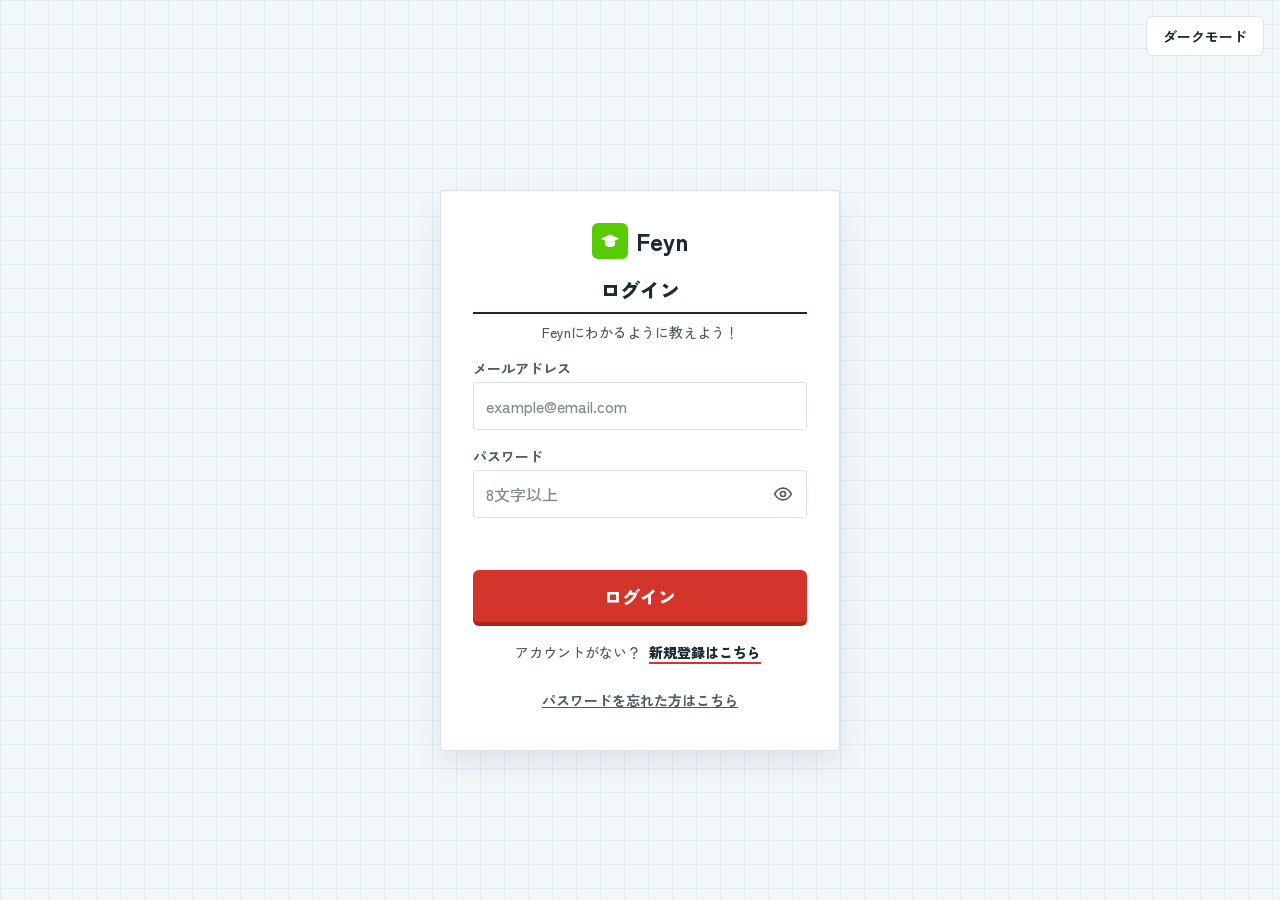
<file: login.html>
<!DOCTYPE html>
<html lang="ja" translate="no">
<head>
  <meta charset="UTF-8">
  <meta name="google" content="notranslate">
  <meta name="viewport" content="width=device-width, initial-scale=1.0">
  <title>Feyn - ログイン</title>
  <link rel="manifest" href="/manifest.json">
  <meta name="theme-color" content="#F3F8FB" media="(prefers-color-scheme: light)">
  <meta name="theme-color" content="#131A16" media="(prefers-color-scheme: dark)">
  <link rel="apple-touch-icon" href="/icons/icon-180.png">
  <meta name="apple-mobile-web-app-capable" content="yes">
  <meta name="apple-mobile-web-app-status-bar-style" content="black-translucent">
  <meta name="apple-mobile-web-app-title" content="Feyn">
  <script>
    // ちらつき防止のため、描画前に保存済みテーマを適用する
    document.documentElement.setAttribute('data-theme',
      localStorage.getItem('feynTheme') ||
      (window.matchMedia('(prefers-color-scheme: dark)').matches ? 'dark' : 'light'));
  </script>
  <link rel="stylesheet" href="/theme.css">
  <link href="https://fonts.googleapis.com/css2?family=Zen+Kaku+Gothic+New:wght@500;700;900&display=swap" rel="stylesheet">
  <style>
    /* ログイン・新規登録。ルールは docs/DESIGN.md、色・角・影のトークンは theme.css */
    * { margin: 0; padding: 0; box-sizing: border-box; }
    body {
      font-family: var(--sans);
      font-weight: 500;
      color: var(--ink);
      min-height: 100vh;
      display: flex; align-items: center; justify-content: center;
      padding: 72px 16px 32px;
      /* LPのファーストビューと同じ、うっすら方眼 */
      background-color: var(--paper-2);
      background-image:
        linear-gradient(var(--grid-line) 1px, transparent 1px),
        linear-gradient(90deg, var(--grid-line) 1px, transparent 1px);
      background-size: 24px 24px;
    }
    button, input, select { font: inherit; color: inherit; }
    button { cursor: pointer; }

    .theme-toggle {
      position: fixed; top: 16px; right: 16px;
      min-height: 40px; padding: 4px 16px;
      border: 1px solid var(--rule); border-radius: var(--r-md);
      background: var(--paper); color: var(--ink);
      font-size: 14px; font-weight: 700;
    }
    .theme-toggle:hover { border-color: var(--ink); }

    .card {
      width: 400px; max-width: 100%;
      display: flex; flex-direction: column; gap: 16px;
      padding: 32px;
      background: var(--paper);
      border: 1px solid var(--rule);
      border-radius: var(--r-sm);
      box-shadow: var(--shadow-paper);
    }
    .logo { display: flex; align-items: center; justify-content: center; gap: 8px; text-decoration: none; color: var(--ink); }
    .logo-mark { width: 36px; height: 36px; border-radius: var(--r-md); background: var(--brand); display: grid; place-items: center; }
    .logo-mark svg { width: 22px; height: 22px; }
    .logo-text { font-size: 24px; font-weight: 900; letter-spacing: 0.02em; }
    .title { text-align: center; font-size: 20px; font-weight: 900; padding-bottom: 8px; border-bottom: 2px solid var(--ink); }
    .desc { text-align: center; font-size: 14px; color: var(--ink-soft); margin-top: -8px; }

    .field { display: flex; flex-direction: column; gap: 4px; }
    .field label { font-size: 14px; font-weight: 700; color: var(--ink-soft); }
    .field input, .field select {
      width: 100%; min-height: 48px; padding: 8px 12px;
      border: 1px solid var(--rule); border-radius: var(--r-sm);
      background: var(--paper); color: var(--ink);
      font-size: 16px;      /* 16px未満だとiOSがフォーカス時に拡大する */
    }
    .field input::placeholder { color: var(--ink-soft); opacity: 0.7; }
    .field input:focus, .field select:focus { outline: none; border-color: var(--ink); box-shadow: 0 0 0 3px var(--grid-line); }

    .pass-wrap { position: relative; }
    .pass-wrap input { padding-right: 48px; }
    .eye-btn {
      position: absolute; right: 2px; top: 50%; transform: translateY(-50%);
      width: 44px; height: 44px; display: grid; place-items: center;
      border: none; background: none; color: var(--ink-soft);
    }
    .eye-btn svg { width: 20px; height: 20px; }
    .eye-btn:hover { color: var(--ink); }

    .question-box {
      padding: 12px; border-radius: var(--r-sm);
      background: var(--paper-2); border-left: 3px solid var(--red);
      font-size: 16px; font-weight: 700;
    }

    .error { min-height: 20px; font-size: 14px; font-weight: 700; color: var(--red); text-align: center; }
    .success {
      padding: 12px; border-radius: var(--r-sm);
      background: var(--answer-bg); color: var(--ink);
      font-size: 14px; font-weight: 700; text-align: center; line-height: 1.6;
    }

    .submit-btn {
      width: 100%; min-height: 52px;
      border: none; border-radius: var(--r-md);
      background: var(--red); color: var(--on-red);
      font-size: 18px; font-weight: 900;
      box-shadow: var(--shadow-press);
      transition: transform 0.1s, box-shadow 0.1s;
    }
    .submit-btn:active { transform: translateY(3px); box-shadow: 0 1px 0 var(--red-dark); }
    .submit-btn:disabled { opacity: 0.6; cursor: not-allowed; }

    .toggle { text-align: center; font-size: 14px; color: var(--ink-soft); }
    .toggle-link {
      border: none; background: none; padding: 4px;
      color: var(--ink); font-size: 14px; font-weight: 900;
      text-decoration: underline; text-decoration-color: var(--red); text-decoration-thickness: 2px; text-underline-offset: 4px;
    }
    .link-btn {
      align-self: center; min-height: 36px; padding: 4px 8px;
      border: none; background: none;
      font-size: 14px; font-weight: 700; color: var(--ink-soft); text-decoration: underline;
    }
    .link-btn:hover { color: var(--ink); }

    @media (max-width: 440px) {
      body { padding-top: 64px; align-items: flex-start; }
      .card { padding: 24px 16px; }
    }
    @media (prefers-reduced-motion: reduce) { .submit-btn { transition: none; } }
  </style>
</head>
<body>
  <button class="theme-toggle" id="themeToggle" type="button">ダークモード</button>
  <div class="card">
    <a class="logo" href="/landing" aria-label="Feyn トップ"><span class="logo-mark"><svg viewBox="0 0 24 24" aria-hidden="true"><path d="M2 9.5 12 5l10 4.5L12 14z" fill="#FFFFFF"/><path d="M6.5 11.6V16c0 1.2 2.5 2.5 5.5 2.5s5.5-1.3 5.5-2.5v-4.4L12 14z" fill="#FFFFFF"/></svg></span><span class="logo-text">Feyn</span></a>
    <h1 class="title" id="formTitle">ログイン</h1>
    <div class="desc" id="formDesc">Feynにわかるように教えよう！</div>

    <!-- メールアドレス -->
    <div class="field" id="emailField">
      <label>メールアドレス</label>
      <input type="email" id="emailInput" placeholder="example@email.com" autocomplete="email">
    </div>

    <!-- ニックネーム（新規登録のみ） -->
    <div class="field" id="nameField" style="display:none">
      <label>ニックネーム（Feynが呼ぶ名前）</label>
      <input type="text" id="nameInput" placeholder="例: たかひろ" maxlength="20" autocomplete="nickname">
    </div>

    <!-- パスワード（ログイン・新規登録） -->
    <div class="field" id="passwordField">
      <label>パスワード</label>
      <div class="pass-wrap">
        <input type="password" id="passwordInput" placeholder="8文字以上" autocomplete="current-password">
        <button type="button" class="eye-btn" id="eyeBtn" aria-label="パスワードを表示する"><svg viewBox="0 0 24 24" fill="none" stroke="currentColor" stroke-width="2" stroke-linecap="round" stroke-linejoin="round" aria-hidden="true"><path d="M2 12s3.5-7 10-7 10 7 10 7-3.5 7-10 7S2 12 2 12z"/><circle cx="12" cy="12" r="3"/></svg></button>
      </div>
    </div>

    <!-- 参加コード（新規登録のみ。塾・学校から受け取った生徒だけ） -->
    <div class="field" id="joinCodeField" style="display:none">
      <label for="joinCodeInput">参加コード（任意）</label>
      <input type="text" id="joinCodeInput" placeholder="塾・学校から受け取った人だけ" autocomplete="off" autocapitalize="characters" spellcheck="false">
    </div>

    <!-- 先生コード（新規登録のみ） -->
    <div class="field" id="teacherCodeField" style="display:none">
      <label for="teacherCodeInput">先生コード（先生だけ）</label>
      <input type="text" id="teacherCodeInput" placeholder="先生の場合のみ入力" autocomplete="off" autocapitalize="characters" spellcheck="false">
    </div>

    <!-- 秘密の質問（新規登録のみ） -->
    <div class="field" id="securityQuestionField" style="display:none">
      <label>秘密の質問</label>
      <select id="securityQuestionSelect">
        <option value="">-- 選んでください --</option>
        <option>小学校の名前は？</option>
        <option>初めて飼ったペットの名前は？</option>
        <option>好きな食べ物は？</option>
        <option>生まれた市区町村は？</option>
        <option>母親の旧姓は？</option>
      </select>
    </div>

    <!-- 秘密の質問の答え（新規登録のみ） -->
    <div class="field" id="securityAnswerField" style="display:none">
      <label>答え</label>
      <input type="text" id="securityAnswerInput" placeholder="パスワードリセット時に使います" autocomplete="off">
    </div>

    <!-- 質問表示（パスワードリセット step2） -->
    <div class="field" id="questionDisplayField" style="display:none">
      <label>あなたの秘密の質問</label>
      <div class="question-box" id="questionDisplay"></div>
    </div>

    <!-- 答え入力（パスワードリセット step2） -->
    <div class="field" id="forgotAnswerField" style="display:none">
      <label>答え</label>
      <input type="text" id="forgotAnswerInput" placeholder="登録時の答えを入力" autocomplete="off">
    </div>

    <!-- 新しいパスワード（パスワードリセット step2） -->
    <div class="field" id="newPasswordField" style="display:none">
      <label>新しいパスワード</label>
      <input type="password" id="newPasswordInput" placeholder="8文字以上" autocomplete="new-password">
    </div>

    <div class="error"   id="errorMsg"></div>
    <div class="success" id="successMsg" style="display:none"></div>

    <button class="submit-btn" id="submitBtn">ログイン</button>

    <!-- 「ログインに戻る」（パスワードリセット時） -->
    <button class="link-btn" id="backBtn" type="button" style="display:none">ログインに戻る</button>

    <!-- ログイン ↔ 新規登録 トグル -->
    <div class="toggle" id="toggleArea">
      <span id="toggleDesc">アカウントがない？</span>
      <button class="toggle-link" id="toggleLink" type="button">新規登録はこちら</button>
    </div>

    <!-- パスワードを忘れた（ログイン時のみ） -->
    <button class="link-btn" id="forgotBtn" type="button">パスワードを忘れた方はこちら</button>
  </div>

  <script>
    // ===== テーマ切り替え =====
    const themeToggle = document.getElementById('themeToggle');

    function updateThemeLabel() {
      const isDark = document.documentElement.getAttribute('data-theme') === 'dark';
      themeToggle.textContent = isDark ? 'ライトモード' : 'ダークモード';
    }
    updateThemeLabel();

    themeToggle.addEventListener('click', () => {
      const html = document.documentElement;
      const next = html.getAttribute('data-theme') === 'dark' ? 'light' : 'dark';
      html.setAttribute('data-theme', next);
      localStorage.setItem('feynTheme', next);
      updateThemeLabel();
    });

    // mode: 'login' | 'signup' | 'forgot1' | 'forgot2'
    let mode        = 'login';
    let forgotEmail = '';

    const els = {
      title:                document.getElementById('formTitle'),
      desc:                 document.getElementById('formDesc'),
      submitBtn:            document.getElementById('submitBtn'),
      errorMsg:             document.getElementById('errorMsg'),
      successMsg:           document.getElementById('successMsg'),
      emailField:           document.getElementById('emailField'),
      emailInput:           document.getElementById('emailInput'),
      nameField:            document.getElementById('nameField'),
      nameInput:            document.getElementById('nameInput'),
      passwordField:        document.getElementById('passwordField'),
      passwordInput:        document.getElementById('passwordInput'),
      eyeBtn:               document.getElementById('eyeBtn'),
      joinCodeField:        document.getElementById('joinCodeField'),
      joinCodeInput:        document.getElementById('joinCodeInput'),
      teacherCodeField:     document.getElementById('teacherCodeField'),
      teacherCodeInput:     document.getElementById('teacherCodeInput'),
      securityQuestionField: document.getElementById('securityQuestionField'),
      securityQuestionSelect: document.getElementById('securityQuestionSelect'),
      securityAnswerField:  document.getElementById('securityAnswerField'),
      securityAnswerInput:  document.getElementById('securityAnswerInput'),
      questionDisplayField: document.getElementById('questionDisplayField'),
      questionDisplay:      document.getElementById('questionDisplay'),
      forgotAnswerField:    document.getElementById('forgotAnswerField'),
      forgotAnswerInput:    document.getElementById('forgotAnswerInput'),
      newPasswordField:     document.getElementById('newPasswordField'),
      newPasswordInput:     document.getElementById('newPasswordInput'),
      backBtn:              document.getElementById('backBtn'),
      toggleArea:           document.getElementById('toggleArea'),
      toggleDesc:           document.getElementById('toggleDesc'),
      toggleLink:           document.getElementById('toggleLink'),
      forgotBtn:            document.getElementById('forgotBtn'),
    };

    function show(el) { el.style.display = 'flex'; }
    function hide(el) { el.style.display = 'none'; }
    function clearMsgs() {
      els.errorMsg.textContent = '';
      els.successMsg.style.display = 'none';
      els.successMsg.textContent   = '';
    }

    function setMode(newMode) {
      mode = newMode;
      clearMsgs();

      const isLogin   = mode === 'login';
      const isSignup  = mode === 'signup';
      const isForgot1 = mode === 'forgot1';
      const isForgot2 = mode === 'forgot2';

      // email: login, signup, forgot1
      els.emailField.style.display  = (isLogin || isSignup || isForgot1) ? 'flex' : 'none';
      // password: login, signup
      els.passwordField.style.display = (isLogin || isSignup) ? 'flex' : 'none';
      // signup-only
      els.nameField.style.display            = isSignup ? 'flex' : 'none';
      els.joinCodeField.style.display        = isSignup ? 'flex' : 'none';
      els.teacherCodeField.style.display     = isSignup ? 'flex' : 'none';
      els.securityQuestionField.style.display = isSignup ? 'flex' : 'none';
      els.securityAnswerField.style.display  = isSignup ? 'flex' : 'none';
      // forgot2-only
      els.questionDisplayField.style.display = isForgot2 ? 'flex' : 'none';
      els.forgotAnswerField.style.display    = isForgot2 ? 'flex' : 'none';
      els.newPasswordField.style.display     = isForgot2 ? 'flex' : 'none';
      // nav
      els.backBtn.style.display    = (isForgot1 || isForgot2) ? 'block' : 'none';
      els.toggleArea.style.display = (isLogin || isSignup)    ? 'block' : 'none';
      els.forgotBtn.style.display  = isLogin                   ? 'block' : 'none';

      // titles
      const titles   = { login: 'ログイン', signup: '新規登録', forgot1: 'パスワードをリセット', forgot2: 'パスワードをリセット' };
      const descs    = { login: 'Feynにわかるように教えよう！', signup: 'アカウントを作って学習を始めよう', forgot1: '登録したメールアドレスを入力してください', forgot2: '秘密の質問に答えて新しいパスワードを設定してください' };
      const btnTexts = { login: 'ログイン', signup: 'アカウントを作る', forgot1: '次へ', forgot2: 'リセットする' };
      els.title.textContent     = titles[mode];
      els.desc.textContent      = descs[mode];
      els.submitBtn.textContent = btnTexts[mode];

      els.passwordInput.setAttribute('autocomplete', isSignup ? 'new-password' : 'current-password');

      if (isLogin) {
        els.toggleDesc.textContent = 'アカウントがない？';
        els.toggleLink.textContent = '新規登録はこちら';
      } else if (isSignup) {
        els.toggleDesc.textContent = 'すでにアカウントがある？';
        els.toggleLink.textContent = 'ログインはこちら';
      }
    }

    // ===== パスワード表示/非表示 =====
    els.eyeBtn.addEventListener('click', () => {
      const hidden = els.passwordInput.type === 'password';
      els.passwordInput.type  = hidden ? 'text' : 'password';
      els.eyeBtn.style.opacity = hidden ? '1' : '0.5';
      els.eyeBtn.setAttribute('aria-label', hidden ? 'パスワードを隠す' : 'パスワードを表示する');   // 押したあとの状態に合わせる
    });

    // ===== トグル（ログイン ↔ 新規登録） =====
    els.toggleLink.addEventListener('click', () => {
      setMode(mode === 'login' ? 'signup' : 'login');
    });

    // ===== パスワードを忘れた =====
    els.forgotBtn.addEventListener('click', () => setMode('forgot1'));
    els.backBtn.addEventListener('click', () => setMode('login'));

    // ===== 送信処理 =====
    async function submit() {
      clearMsgs();
      els.submitBtn.disabled = true;

      try {
        if (mode === 'login')   await doLogin();
        if (mode === 'signup')  await doSignup();
        if (mode === 'forgot1') await doForgot1();
        if (mode === 'forgot2') await doForgot2();
      } finally {
        els.submitBtn.disabled = false;
      }
    }

    async function doLogin() {
      const email    = els.emailInput.value.trim();
      const password = els.passwordInput.value;
      if (!email || !password) { els.errorMsg.textContent = 'メールアドレスとパスワードを入力してください'; return; }

      const res  = await fetch('/api/login', { method: 'POST', headers: { 'Content-Type': 'application/json' }, body: JSON.stringify({ email, password }) });
      const data = await res.json();
      if (!res.ok) { els.errorMsg.textContent = data.error || 'エラーが発生しました'; return; }
      window.location.href = '/';
    }

    async function doSignup() {
      const email           = els.emailInput.value.trim();
      const name            = els.nameInput.value.trim();
      const password        = els.passwordInput.value;
      const teacher_code    = els.teacherCodeInput.value.trim();
      const join_code       = els.joinCodeInput.value.trim();
      const security_question = els.securityQuestionSelect.value;
      const security_answer   = els.securityAnswerInput.value.trim();

      if (!email || !name || !password)        { els.errorMsg.textContent = 'すべての項目を入力してください'; return; }
      if (!security_question)                   { els.errorMsg.textContent = '秘密の質問を選んでください'; return; }
      if (!security_answer)                     { els.errorMsg.textContent = '秘密の質問の答えを入力してください'; return; }
      if (join_code && teacher_code)            { els.errorMsg.textContent = '参加コードと先生コードは、どちらか一方だけ入力してください'; return; }

      const res  = await fetch('/api/signup', { method: 'POST', headers: { 'Content-Type': 'application/json' }, body: JSON.stringify({ email, name, password, teacher_code, join_code, security_question, security_answer }) });
      const data = await res.json();
      if (!res.ok) { els.errorMsg.textContent = data.error || 'エラーが発生しました'; return; }
      window.location.href = '/';
    }

    async function doForgot1() {
      const email = els.emailInput.value.trim();
      if (!email) { els.errorMsg.textContent = 'メールアドレスを入力してください'; return; }

      const res  = await fetch('/api/security-question', { method: 'POST', headers: { 'Content-Type': 'application/json' }, body: JSON.stringify({ email }) });
      const data = await res.json();
      if (!res.ok) { els.errorMsg.textContent = data.error || 'エラーが発生しました'; return; }

      forgotEmail = email;
      els.questionDisplay.textContent = data.question;
      setMode('forgot2');
    }

    async function doForgot2() {
      const answer       = els.forgotAnswerInput.value.trim();
      const new_password = els.newPasswordInput.value;
      if (!answer)        { els.errorMsg.textContent = '答えを入力してください'; return; }
      if (!new_password)  { els.errorMsg.textContent = '新しいパスワードを入力してください'; return; }

      const res  = await fetch('/api/reset-password', { method: 'POST', headers: { 'Content-Type': 'application/json' }, body: JSON.stringify({ email: forgotEmail, answer, new_password }) });
      const data = await res.json();
      if (!res.ok) { els.errorMsg.textContent = data.error || 'エラーが発生しました'; return; }

      els.successMsg.textContent   = 'パスワードをリセットしました！';
      els.successMsg.style.display = 'block';
      setTimeout(() => setMode('login'), 1500);
    }

    // ===== Enterキー =====
    els.submitBtn.addEventListener('click', submit);
    els.emailInput.addEventListener('keydown',    (e) => { if (e.key === 'Enter') { mode === 'signup' ? els.nameInput.focus() : (mode === 'forgot1' ? submit() : els.passwordInput.focus()); } });
    els.nameInput.addEventListener('keydown',     (e) => { if (e.key === 'Enter') els.passwordInput.focus(); });
    els.passwordInput.addEventListener('keydown', (e) => { if (e.key === 'Enter') submit(); });
    els.forgotAnswerInput.addEventListener('keydown', (e) => { if (e.key === 'Enter') els.newPasswordInput.focus(); });
    els.newPasswordInput.addEventListener('keydown',  (e) => { if (e.key === 'Enter') submit(); });

    // ===== LPの「無料で始める」から来たときは、最初から新規登録の画面にする（/login?signup=1） =====
    if (new URLSearchParams(location.search).get('signup') === '1') {
      setMode('signup');
      history.replaceState(null, '', '/login');
    }

    // ===== 30分無操作による自動ログアウトからの遷移なら案内を出す =====
    if (new URLSearchParams(location.search).get('timeout') === '1') {
      els.successMsg.textContent   = 'しばらく操作がなかったため、自動的にログアウトしました。';
      els.successMsg.style.display = 'block';
      history.replaceState(null, '', '/login');
    }
  </script>
</body>
</html>
</file>
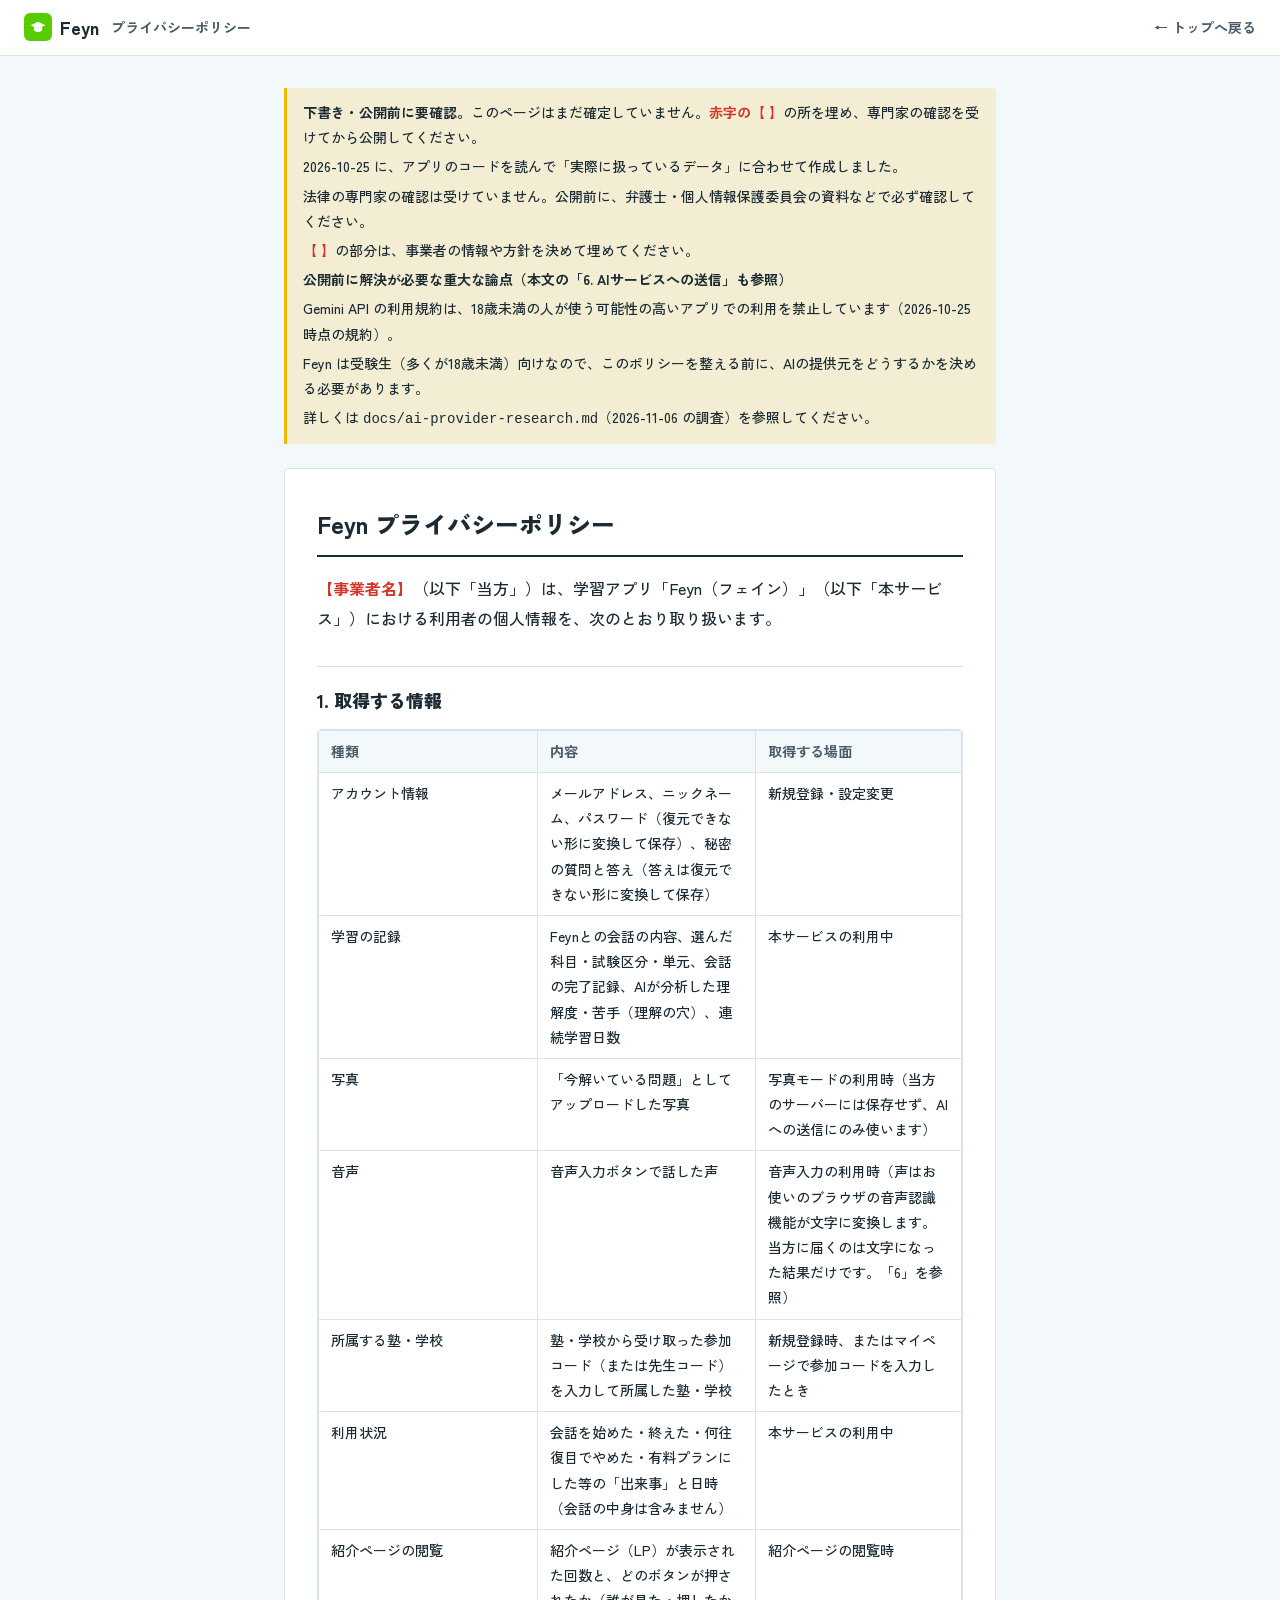
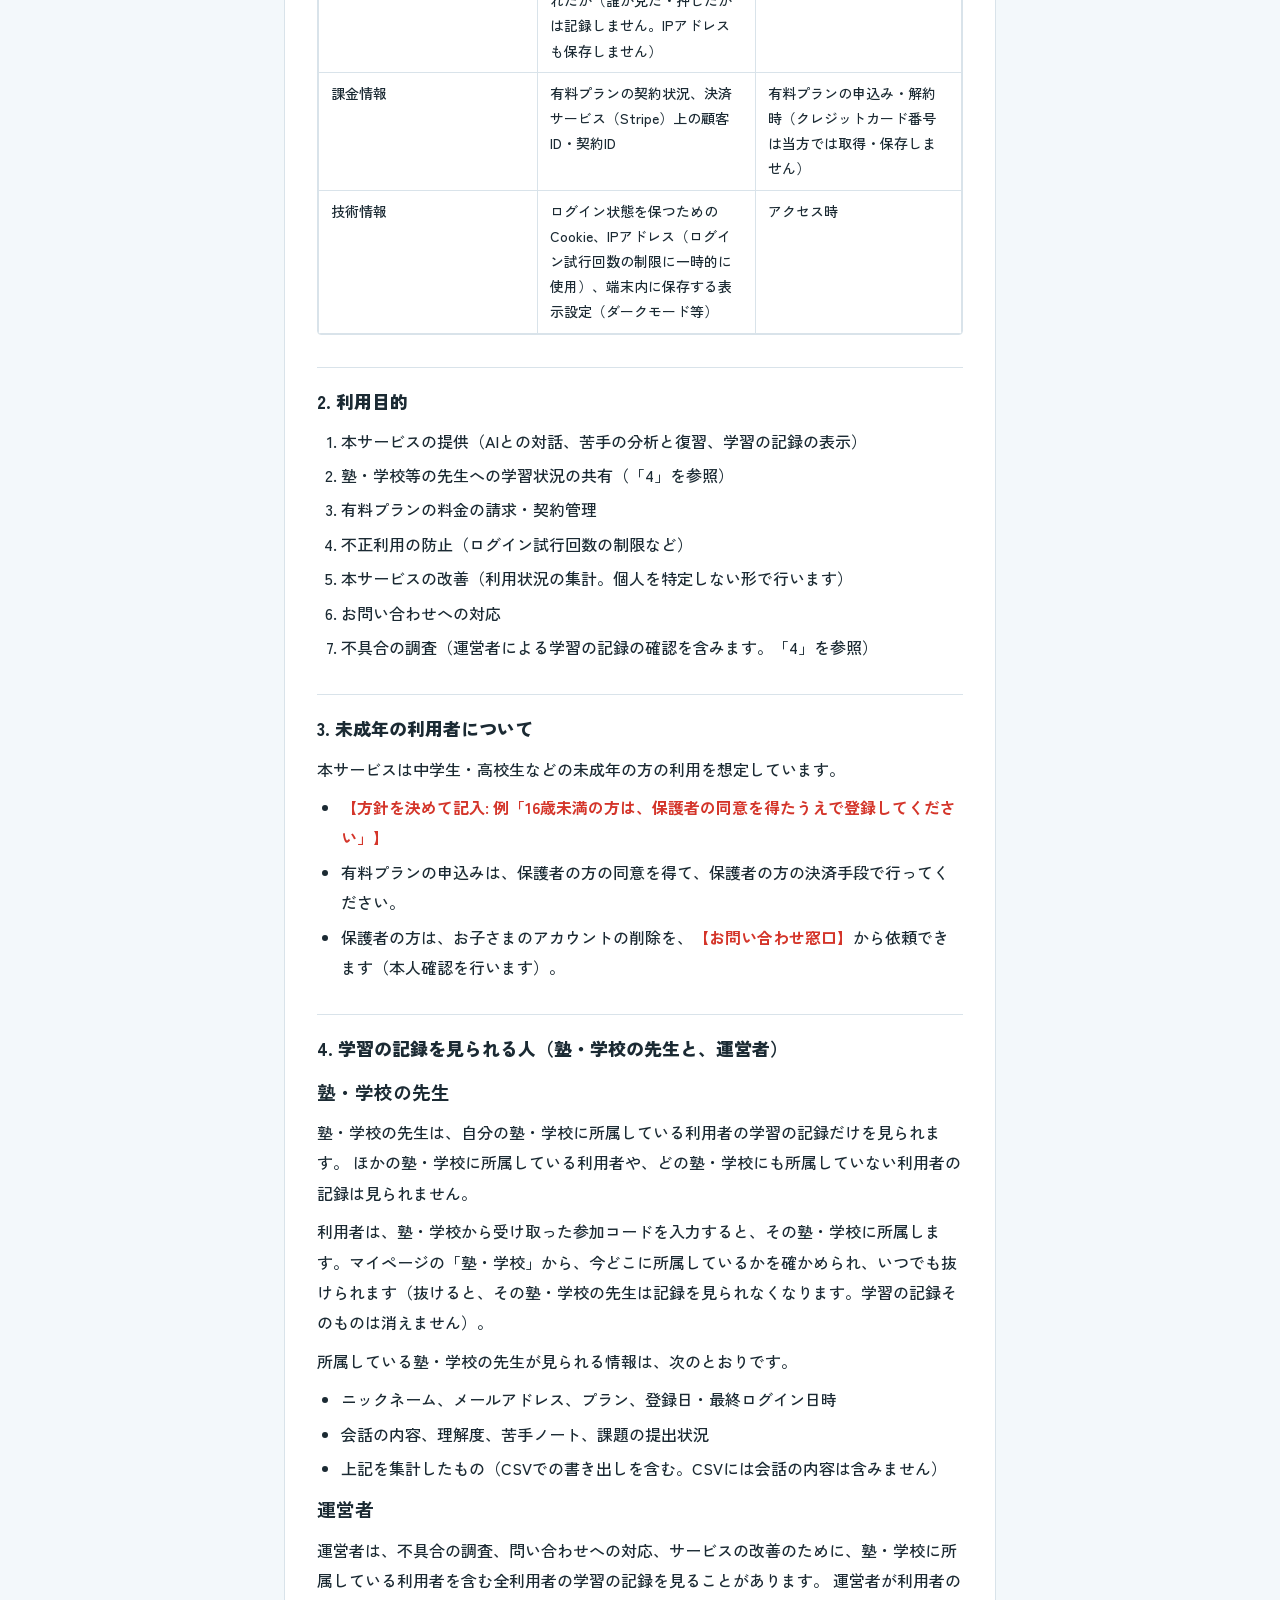
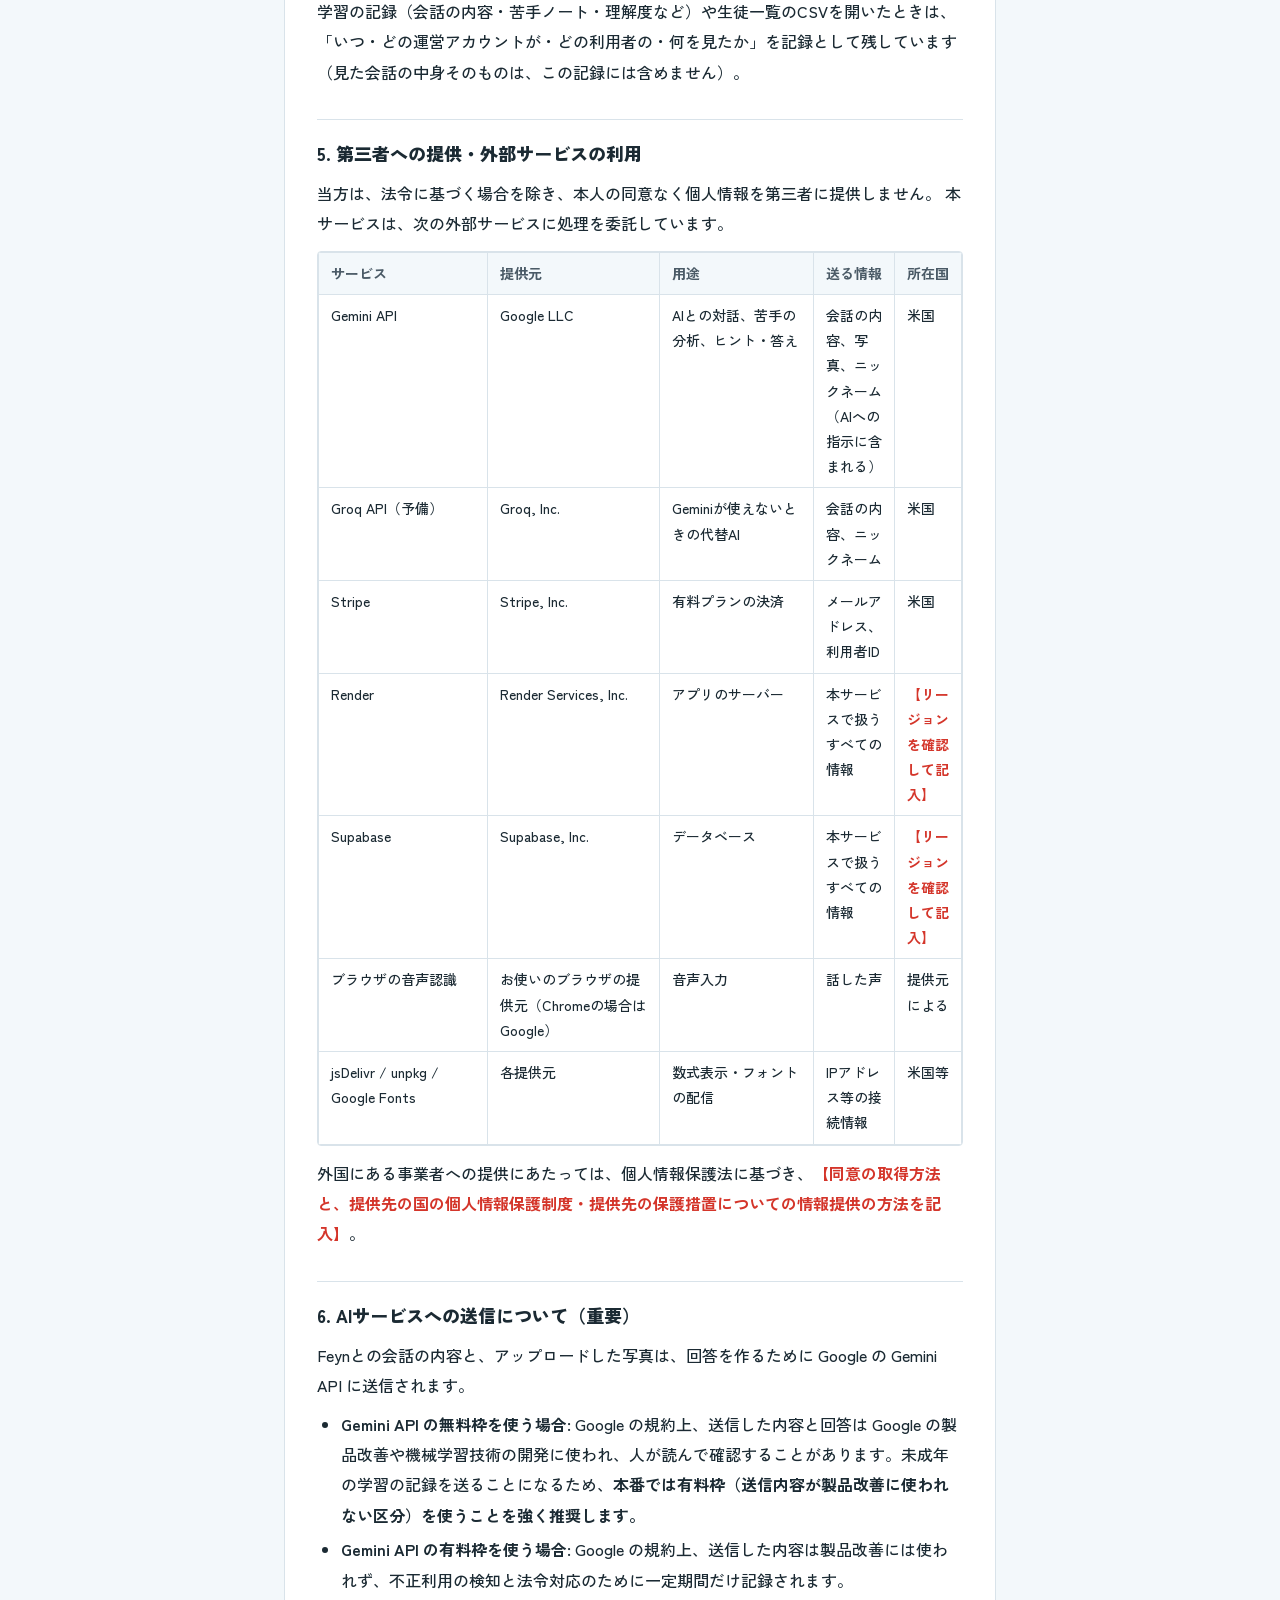
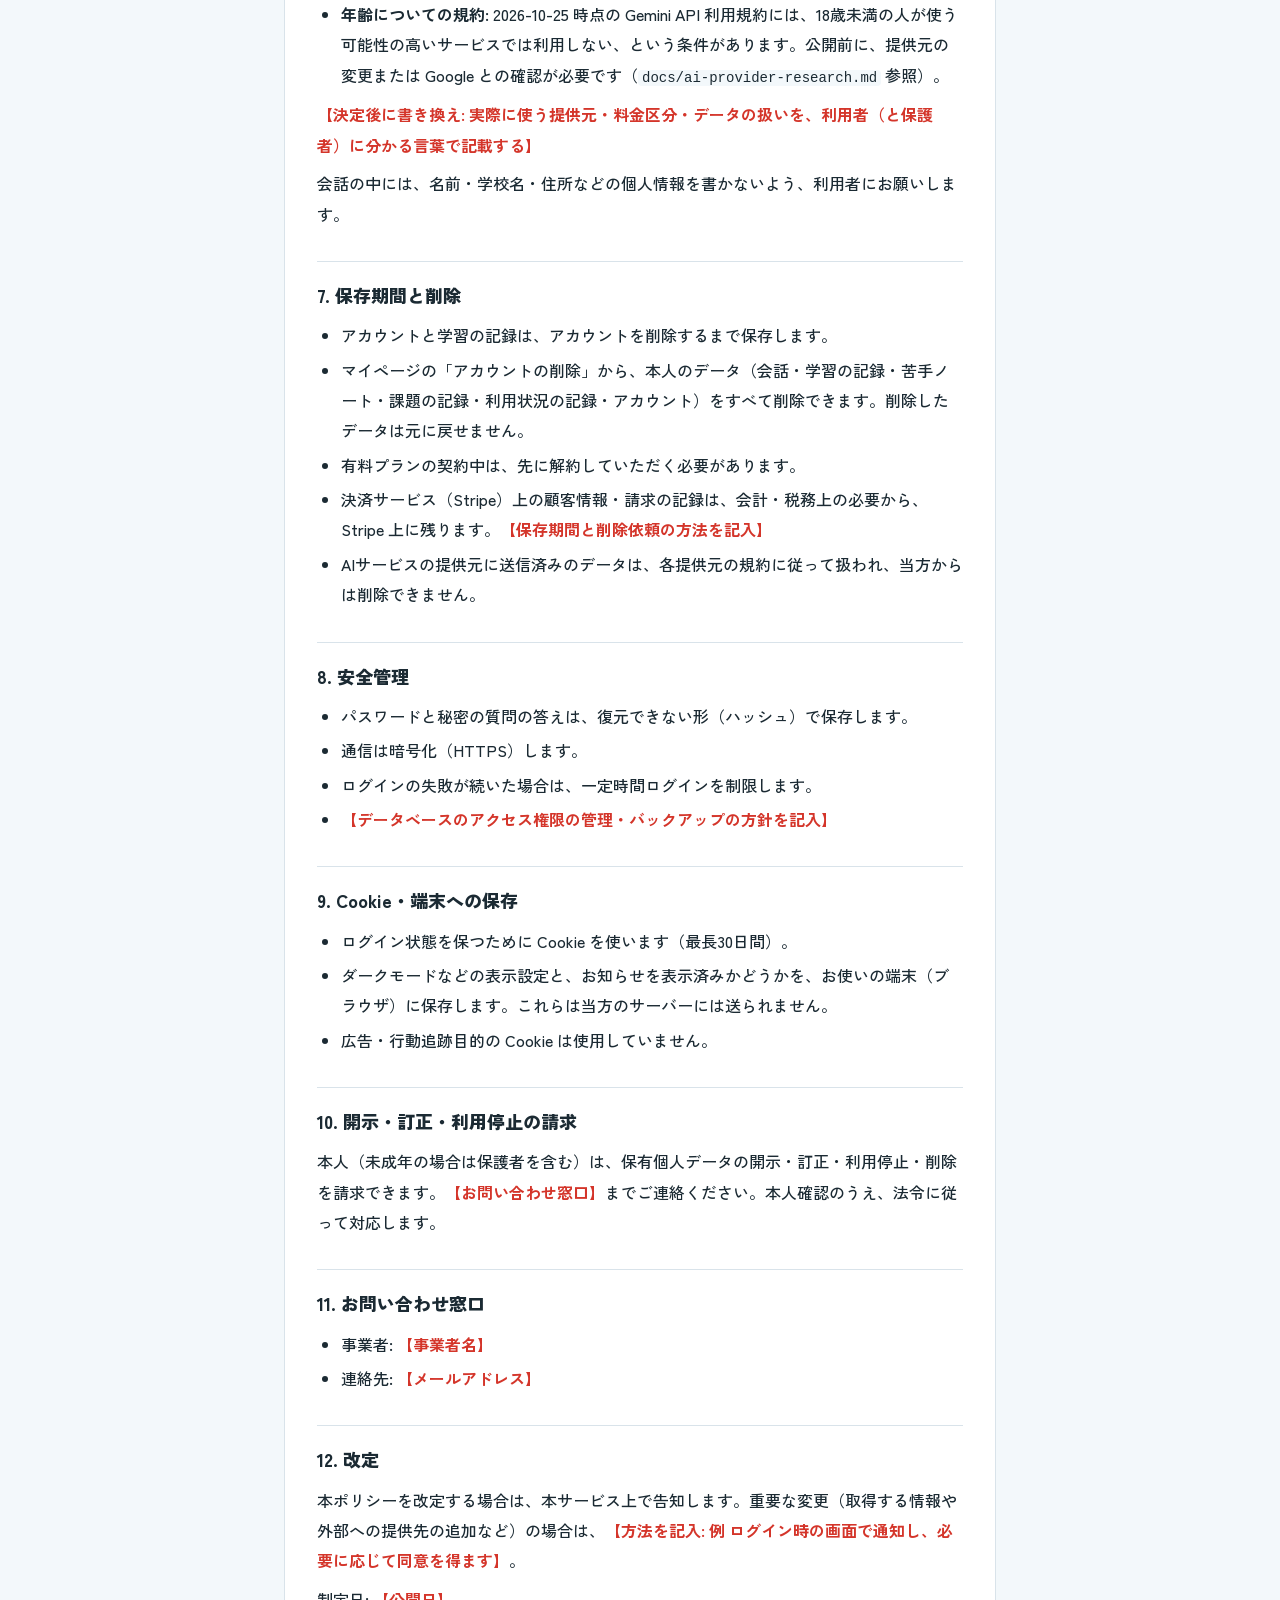
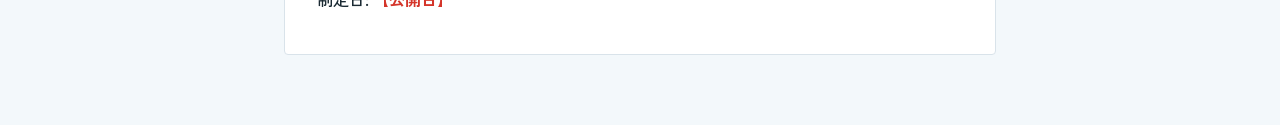
<file: privacy.html>
<!DOCTYPE html>
<html lang="ja" translate="no">
<head>
  <meta charset="UTF-8">
  <meta name="google" content="notranslate">
  <meta name="viewport" content="width=device-width, initial-scale=1.0">
  <meta name="robots" content="noindex">
  <title>プライバシーポリシー - Feyn</title>
  <script>
    document.documentElement.setAttribute('data-theme',
      localStorage.getItem('feynTheme') ||
      (window.matchMedia('(prefers-color-scheme: dark)').matches ? 'dark' : 'light'));
  </script>
  <link rel="stylesheet" href="/theme.css">
  <link href="https://fonts.googleapis.com/css2?family=Zen+Kaku+Gothic+New:wght@500;700;900&display=swap" rel="stylesheet">
  <style>
    /* 文書のページ（特商法・利用規約・プライバシーポリシー）。ルールは docs/DESIGN.md、トークンは theme.css */
    * { margin: 0; padding: 0; box-sizing: border-box; }
    body { font-family: var(--sans); font-weight: 500; background: var(--paper-2); color: var(--ink); line-height: 1.8; }
    a { color: inherit; }
    .header { display: flex; align-items: center; gap: 12px; height: 56px; padding: 0 24px; background: var(--paper); border-bottom: 1px solid var(--rule); }
    .header-logo { display: flex; align-items: center; gap: 8px; text-decoration: none; color: var(--ink); }
    .logo-mark { width: 28px; height: 28px; border-radius: var(--r-md); background: var(--brand); display: grid; place-items: center; }
    .logo-mark svg { width: 18px; height: 18px; }
    .logo-text { font-size: 18px; font-weight: 900; }
    .header-title { flex: 1; font-size: 14px; font-weight: 700; color: var(--ink-soft); }
    .back-link { margin-left: auto; font-size: 14px; font-weight: 700; color: var(--ink-soft); text-decoration: none; }
    .back-link:hover { color: var(--ink); text-decoration: underline; }
    .container { max-width: 760px; margin: 0 auto; padding: 32px 24px 72px; }
    .page-title { font-size: 24px; font-weight: 900; padding-bottom: 8px; margin-bottom: 8px; border-bottom: 2px solid var(--ink); }
    .page-note { font-size: 14px; color: var(--ink-soft); margin-bottom: 24px; }
    /* 公開前の注意書き: 蛍光ペンのメモ */
    .todo-banner { margin-bottom: 24px; padding: 12px 16px; background: var(--hint-bg); border-left: 3px solid var(--meter); border-radius: 0 var(--r-sm) var(--r-sm) 0; font-size: 14px; line-height: 1.8; }
    .todo-banner p + p { margin-top: 4px; }
    .fill-in { color: var(--red); font-weight: 700; }
    table { width: 100%; border-collapse: collapse; background: var(--paper); border: 1px solid var(--rule); border-radius: var(--r-sm); overflow: hidden; }
    tr { border-bottom: 1px solid var(--rule); }
    tr:last-child { border-bottom: none; }
    th, td { text-align: left; vertical-align: top; padding: 12px 16px; font-size: 14px; line-height: 1.8; }
    th { width: 34%; background: var(--paper-2); color: var(--ink-soft); font-weight: 700; white-space: nowrap; }
    .doc { padding: 32px; background: var(--paper); border: 1px solid var(--rule); border-radius: var(--r-sm); font-size: 16px; line-height: 1.9; }
    .doc h1 { font-size: 24px; font-weight: 900; padding-bottom: 8px; margin-bottom: 16px; border-bottom: 2px solid var(--ink); }
    .doc h2 { font-size: 18px; font-weight: 900; margin: 32px 0 8px; padding-top: 16px; border-top: 1px solid var(--rule); }
    .doc p { margin: 8px 0; }
    .doc ul, .doc ol { margin: 8px 0 8px 24px; }
    .doc li { margin: 4px 0; }
    .doc hr { display: none; }
    .doc table { margin: 12px 0; display: block; overflow-x: auto; border-radius: var(--r-sm); }
    .doc th, .doc td { border: 1px solid var(--rule); padding: 8px 12px; font-size: 14px; }
    .doc code { font-size: 14px; background: var(--paper-2); padding: 0 4px; border-radius: var(--r-sm); }
    @media (max-width: 600px) {
      .header { padding: 0 12px; }
      .header-title, .logo-text { display: none; }
      .container { padding: 24px 12px 48px; }
      .doc { padding: 24px 16px; }
      th, td { display: block; width: 100%; padding: 8px 16px; }
      th { padding-bottom: 0; white-space: normal; }
      td { padding-top: 4px; padding-bottom: 16px; }
      .doc th, .doc td { display: table-cell; width: auto; }
    }
  </style>
</head>
<body>

  <header class="header">
    <a href="/landing" class="header-logo" aria-label="Feyn トップ"><span class="logo-mark"><svg viewBox="0 0 24 24" aria-hidden="true"><path d="M2 9.5 12 5l10 4.5L12 14z" fill="#FFFFFF"/><path d="M6.5 11.6V16c0 1.2 2.5 2.5 5.5 2.5s5.5-1.3 5.5-2.5v-4.4L12 14z" fill="#FFFFFF"/></svg></span><span class="logo-text">Feyn</span></a>
    <div class="header-title">プライバシーポリシー</div>
    <a href="/landing" class="back-link">← トップへ戻る</a>
  </header>

  <main class="container">
    <div class="todo-banner" role="note">
      <p><strong>下書き・公開前に要確認。</strong>このページはまだ確定していません。<span class="fill-in">赤字の【 】</span>の所を埋め、専門家の確認を受けてから公開してください。</p>
      <p>2026-10-25 に、アプリのコードを読んで「実際に扱っているデータ」に合わせて作成しました。</p>
      <p>法律の専門家の確認は受けていません。公開前に、弁護士・個人情報保護委員会の資料などで必ず確認してください。</p>
      <p><span class="fill-in">【 】</span>の部分は、事業者の情報や方針を決めて埋めてください。</p>
      <p><strong>公開前に解決が必要な重大な論点（本文の「6. AIサービスへの送信」も参照）</strong></p>
      <p>Gemini API の利用規約は、18歳未満の人が使う可能性の高いアプリでの利用を禁止しています（2026-10-25 時点の規約）。</p>
      <p>Feyn は受験生（多くが18歳未満）向けなので、このポリシーを整える前に、AIの提供元をどうするかを決める必要があります。</p>
      <p>詳しくは <code>docs/ai-provider-research.md</code>（2026-11-06 の調査）を参照してください。</p>
    </div>
    <article class="doc">
<h1>Feyn プライバシーポリシー</h1>
<hr />
<p><span class="fill-in">【事業者名】</span>（以下「当方」）は、学習アプリ「Feyn（フェイン）」（以下「本サービス」）における利用者の個人情報を、次のとおり取り扱います。</p>
<h2>1. 取得する情報</h2>
<table>
<thead>
<tr>
<th>種類</th>
<th>内容</th>
<th>取得する場面</th>
</tr>
</thead>
<tbody>
<tr>
<td>アカウント情報</td>
<td>メールアドレス、ニックネーム、パスワード（復元できない形に変換して保存）、秘密の質問と答え（答えは復元できない形に変換して保存）</td>
<td>新規登録・設定変更</td>
</tr>
<tr>
<td>学習の記録</td>
<td>Feynとの会話の内容、選んだ科目・試験区分・単元、会話の完了記録、AIが分析した理解度・苦手（理解の穴）、連続学習日数</td>
<td>本サービスの利用中</td>
</tr>
<tr>
<td>写真</td>
<td>「今解いている問題」としてアップロードした写真</td>
<td>写真モードの利用時（当方のサーバーには保存せず、AIへの送信にのみ使います）</td>
</tr>
<tr>
<td>音声</td>
<td>音声入力ボタンで話した声</td>
<td>音声入力の利用時（声はお使いのブラウザの音声認識機能が文字に変換します。当方に届くのは文字になった結果だけです。「6」を参照）</td>
</tr>
<tr>
<td>所属する塾・学校</td>
<td>塾・学校から受け取った参加コード（または先生コード）を入力して所属した塾・学校</td>
<td>新規登録時、またはマイページで参加コードを入力したとき</td>
</tr>
<tr>
<td>利用状況</td>
<td>会話を始めた・終えた・何往復目でやめた・有料プランにした等の「出来事」と日時（会話の中身は含みません）</td>
<td>本サービスの利用中</td>
</tr>
<tr>
<td>紹介ページの閲覧</td>
<td>紹介ページ（LP）が表示された回数と、どのボタンが押されたか（誰が見た・押したかは記録しません。IPアドレスも保存しません）</td>
<td>紹介ページの閲覧時</td>
</tr>
<tr>
<td>課金情報</td>
<td>有料プランの契約状況、決済サービス（Stripe）上の顧客ID・契約ID</td>
<td>有料プランの申込み・解約時（クレジットカード番号は当方では取得・保存しません）</td>
</tr>
<tr>
<td>技術情報</td>
<td>ログイン状態を保つためのCookie、IPアドレス（ログイン試行回数の制限に一時的に使用）、端末内に保存する表示設定（ダークモード等）</td>
<td>アクセス時</td>
</tr>
</tbody>
</table>
<h2>2. 利用目的</h2>
<ol>
<li>本サービスの提供（AIとの対話、苦手の分析と復習、学習の記録の表示）</li>
<li>塾・学校等の先生への学習状況の共有（「4」を参照）</li>
<li>有料プランの料金の請求・契約管理</li>
<li>不正利用の防止（ログイン試行回数の制限など）</li>
<li>本サービスの改善（利用状況の集計。個人を特定しない形で行います）</li>
<li>お問い合わせへの対応</li>
<li>不具合の調査（運営者による学習の記録の確認を含みます。「4」を参照）</li>
</ol>
<h2>3. 未成年の利用者について</h2>
<p>本サービスは中学生・高校生などの未成年の方の利用を想定しています。</p>
<ul>
<li><span class="fill-in">【方針を決めて記入: 例「16歳未満の方は、保護者の同意を得たうえで登録してください」】</span></li>
<li>有料プランの申込みは、保護者の方の同意を得て、保護者の方の決済手段で行ってください。</li>
<li>保護者の方は、お子さまのアカウントの削除を、<span class="fill-in">【お問い合わせ窓口】</span>から依頼できます（本人確認を行います）。</li>
</ul>
<h2>4. 学習の記録を見られる人（塾・学校の先生と、運営者）</h2>
<h3>塾・学校の先生</h3>
<p>塾・学校の先生は、自分の塾・学校に所属している利用者の学習の記録だけを見られます。
ほかの塾・学校に所属している利用者や、どの塾・学校にも所属していない利用者の記録は見られません。</p>
<p>利用者は、塾・学校から受け取った参加コードを入力すると、その塾・学校に所属します。マイページの「塾・学校」から、今どこに所属しているかを確かめられ、いつでも抜けられます（抜けると、その塾・学校の先生は記録を見られなくなります。学習の記録そのものは消えません）。</p>
<p>所属している塾・学校の先生が見られる情報は、次のとおりです。</p>
<ul>
<li>ニックネーム、メールアドレス、プラン、登録日・最終ログイン日時</li>
<li>会話の内容、理解度、苦手ノート、課題の提出状況</li>
<li>上記を集計したもの（CSVでの書き出しを含む。CSVには会話の内容は含みません）</li>
</ul>
<h3>運営者</h3>
<p>運営者は、不具合の調査、問い合わせへの対応、サービスの改善のために、塾・学校に所属している利用者を含む全利用者の学習の記録を見ることがあります。
運営者が利用者の学習の記録（会話の内容・苦手ノート・理解度など）や生徒一覧のCSVを開いたときは、「いつ・どの運営アカウントが・どの利用者の・何を見たか」を記録として残しています（見た会話の中身そのものは、この記録には含めません）。</p>
<h2>5. 第三者への提供・外部サービスの利用</h2>
<p>当方は、法令に基づく場合を除き、本人の同意なく個人情報を第三者に提供しません。
本サービスは、次の外部サービスに処理を委託しています。</p>
<table>
<thead>
<tr>
<th>サービス</th>
<th>提供元</th>
<th>用途</th>
<th>送る情報</th>
<th>所在国</th>
</tr>
</thead>
<tbody>
<tr>
<td>Gemini API</td>
<td>Google LLC</td>
<td>AIとの対話、苦手の分析、ヒント・答え</td>
<td>会話の内容、写真、ニックネーム（AIへの指示に含まれる）</td>
<td>米国</td>
</tr>
<tr>
<td>Groq API（予備）</td>
<td>Groq, Inc.</td>
<td>Geminiが使えないときの代替AI</td>
<td>会話の内容、ニックネーム</td>
<td>米国</td>
</tr>
<tr>
<td>Stripe</td>
<td>Stripe, Inc.</td>
<td>有料プランの決済</td>
<td>メールアドレス、利用者ID</td>
<td>米国</td>
</tr>
<tr>
<td>Render</td>
<td>Render Services, Inc.</td>
<td>アプリのサーバー</td>
<td>本サービスで扱うすべての情報</td>
<td><span class="fill-in">【リージョンを確認して記入】</span></td>
</tr>
<tr>
<td>Supabase</td>
<td>Supabase, Inc.</td>
<td>データベース</td>
<td>本サービスで扱うすべての情報</td>
<td><span class="fill-in">【リージョンを確認して記入】</span></td>
</tr>
<tr>
<td>ブラウザの音声認識</td>
<td>お使いのブラウザの提供元（Chromeの場合は Google）</td>
<td>音声入力</td>
<td>話した声</td>
<td>提供元による</td>
</tr>
<tr>
<td>jsDelivr / unpkg / Google Fonts</td>
<td>各提供元</td>
<td>数式表示・フォントの配信</td>
<td>IPアドレス等の接続情報</td>
<td>米国等</td>
</tr>
</tbody>
</table>
<p>外国にある事業者への提供にあたっては、個人情報保護法に基づき、<span class="fill-in">【同意の取得方法と、提供先の国の個人情報保護制度・提供先の保護措置についての情報提供の方法を記入】</span>。</p>
<h2>6. AIサービスへの送信について（重要）</h2>
<p>Feynとの会話の内容と、アップロードした写真は、回答を作るために Google の Gemini API に送信されます。</p>
<ul>
<li><strong>Gemini API の無料枠を使う場合</strong>: Google の規約上、送信した内容と回答は Google の製品改善や機械学習技術の開発に使われ、人が読んで確認することがあります。未成年の学習の記録を送ることになるため、<strong>本番では有料枠（送信内容が製品改善に使われない区分）を使うことを強く推奨します。</strong></li>
<li><strong>Gemini API の有料枠を使う場合</strong>: Google の規約上、送信した内容は製品改善には使われず、不正利用の検知と法令対応のために一定期間だけ記録されます。</li>
<li><strong>年齢についての規約</strong>: 2026-10-25 時点の Gemini API 利用規約には、18歳未満の人が使う可能性の高いサービスでは利用しない、という条件があります。公開前に、提供元の変更または Google との確認が必要です（<code>docs/ai-provider-research.md</code> 参照）。</li>
</ul>
<p><span class="fill-in">【決定後に書き換え: 実際に使う提供元・料金区分・データの扱いを、利用者（と保護者）に分かる言葉で記載する】</span></p>
<p>会話の中には、名前・学校名・住所などの個人情報を書かないよう、利用者にお願いします。</p>
<h2>7. 保存期間と削除</h2>
<ul>
<li>アカウントと学習の記録は、アカウントを削除するまで保存します。</li>
<li>マイページの「アカウントの削除」から、本人のデータ（会話・学習の記録・苦手ノート・課題の記録・利用状況の記録・アカウント）をすべて削除できます。削除したデータは元に戻せません。</li>
<li>有料プランの契約中は、先に解約していただく必要があります。</li>
<li>決済サービス（Stripe）上の顧客情報・請求の記録は、会計・税務上の必要から、Stripe 上に残ります。<span class="fill-in">【保存期間と削除依頼の方法を記入】</span></li>
<li>AIサービスの提供元に送信済みのデータは、各提供元の規約に従って扱われ、当方からは削除できません。</li>
</ul>
<h2>8. 安全管理</h2>
<ul>
<li>パスワードと秘密の質問の答えは、復元できない形（ハッシュ）で保存します。</li>
<li>通信は暗号化（HTTPS）します。</li>
<li>ログインの失敗が続いた場合は、一定時間ログインを制限します。</li>
<li><span class="fill-in">【データベースのアクセス権限の管理・バックアップの方針を記入】</span></li>
</ul>
<h2>9. Cookie・端末への保存</h2>
<ul>
<li>ログイン状態を保つために Cookie を使います（最長30日間）。</li>
<li>ダークモードなどの表示設定と、お知らせを表示済みかどうかを、お使いの端末（ブラウザ）に保存します。これらは当方のサーバーには送られません。</li>
<li>広告・行動追跡目的の Cookie は使用していません。</li>
</ul>
<h2>10. 開示・訂正・利用停止の請求</h2>
<p>本人（未成年の場合は保護者を含む）は、保有個人データの開示・訂正・利用停止・削除を請求できます。<span class="fill-in">【お問い合わせ窓口】</span>までご連絡ください。本人確認のうえ、法令に従って対応します。</p>
<h2>11. お問い合わせ窓口</h2>
<ul>
<li>事業者: <span class="fill-in">【事業者名】</span></li>
<li>連絡先: <span class="fill-in">【メールアドレス】</span></li>
</ul>
<h2>12. 改定</h2>
<p>本ポリシーを改定する場合は、本サービス上で告知します。重要な変更（取得する情報や外部への提供先の追加など）の場合は、<span class="fill-in">【方法を記入: 例 ログイン時の画面で通知し、必要に応じて同意を得ます】</span>。</p>
<p>制定日: <span class="fill-in">【公開日】</span></p>
    </article>
  </main>

</body>
</html>
</file>
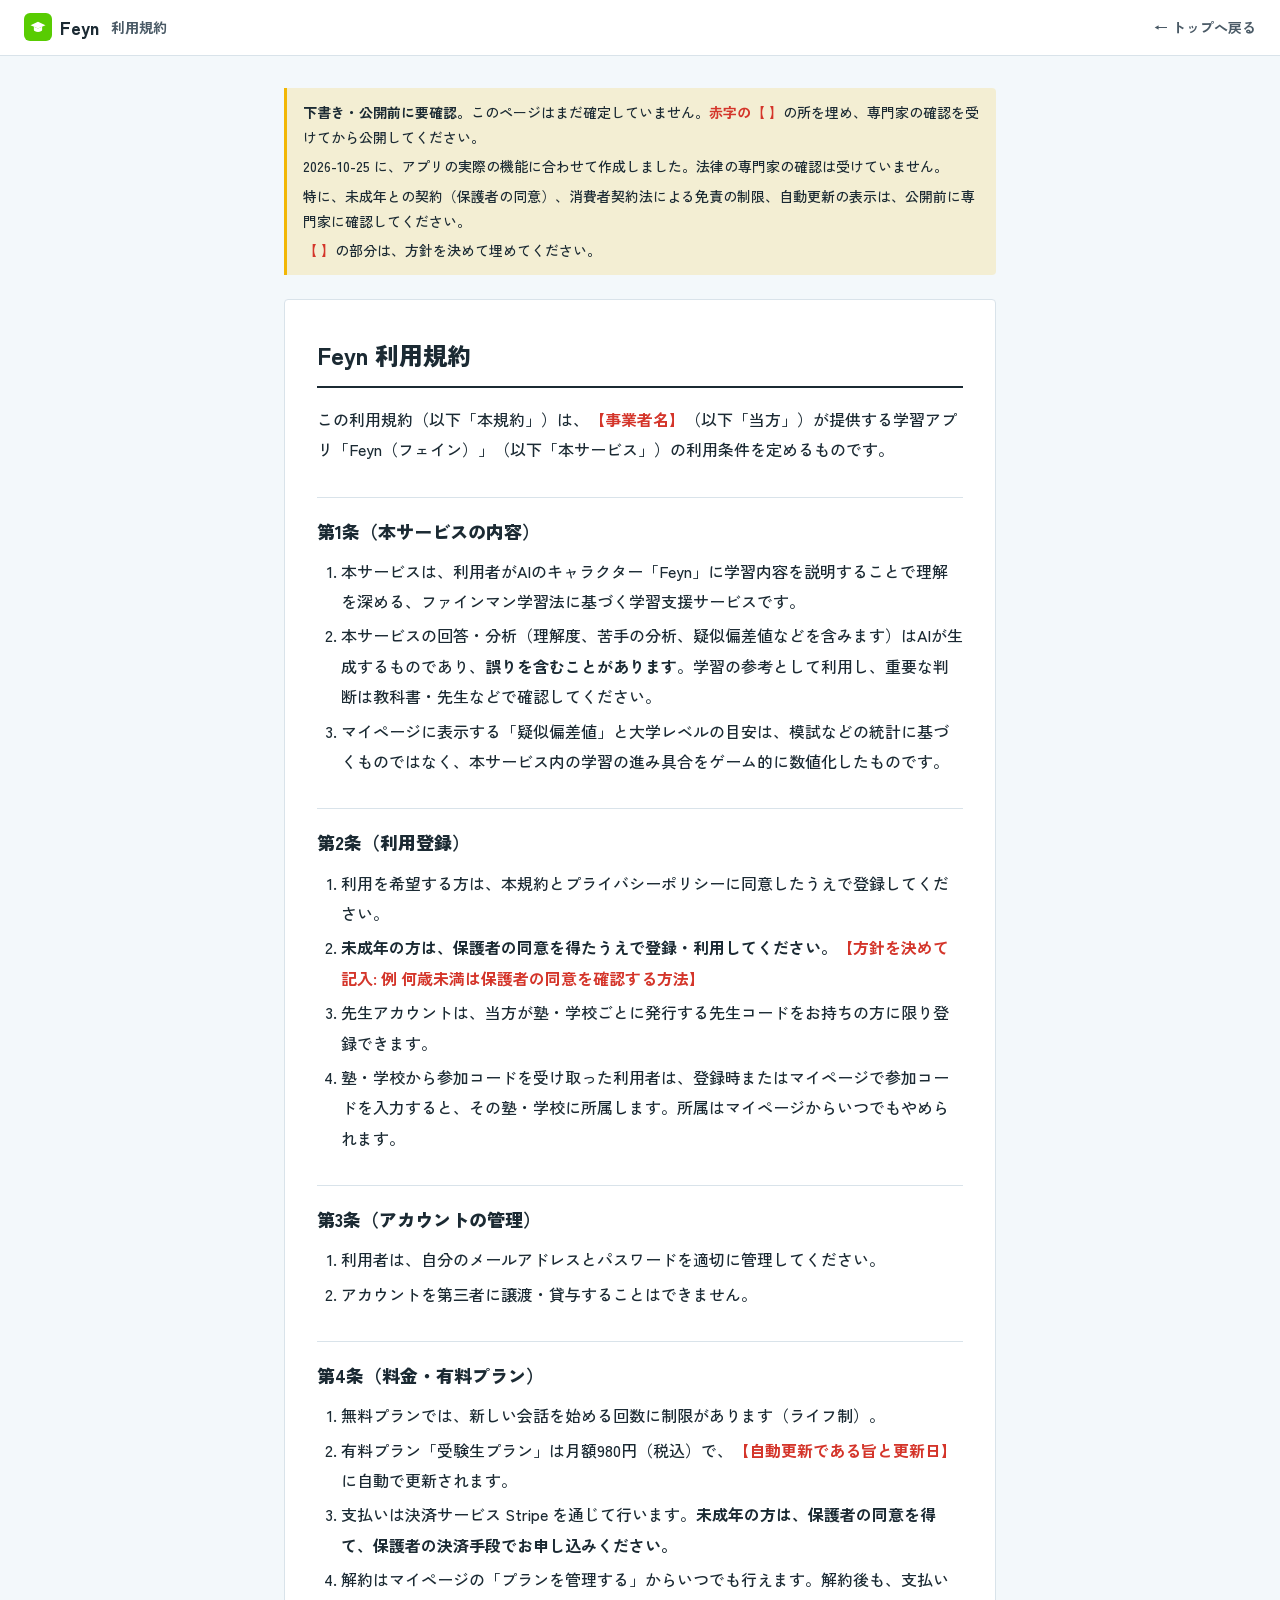
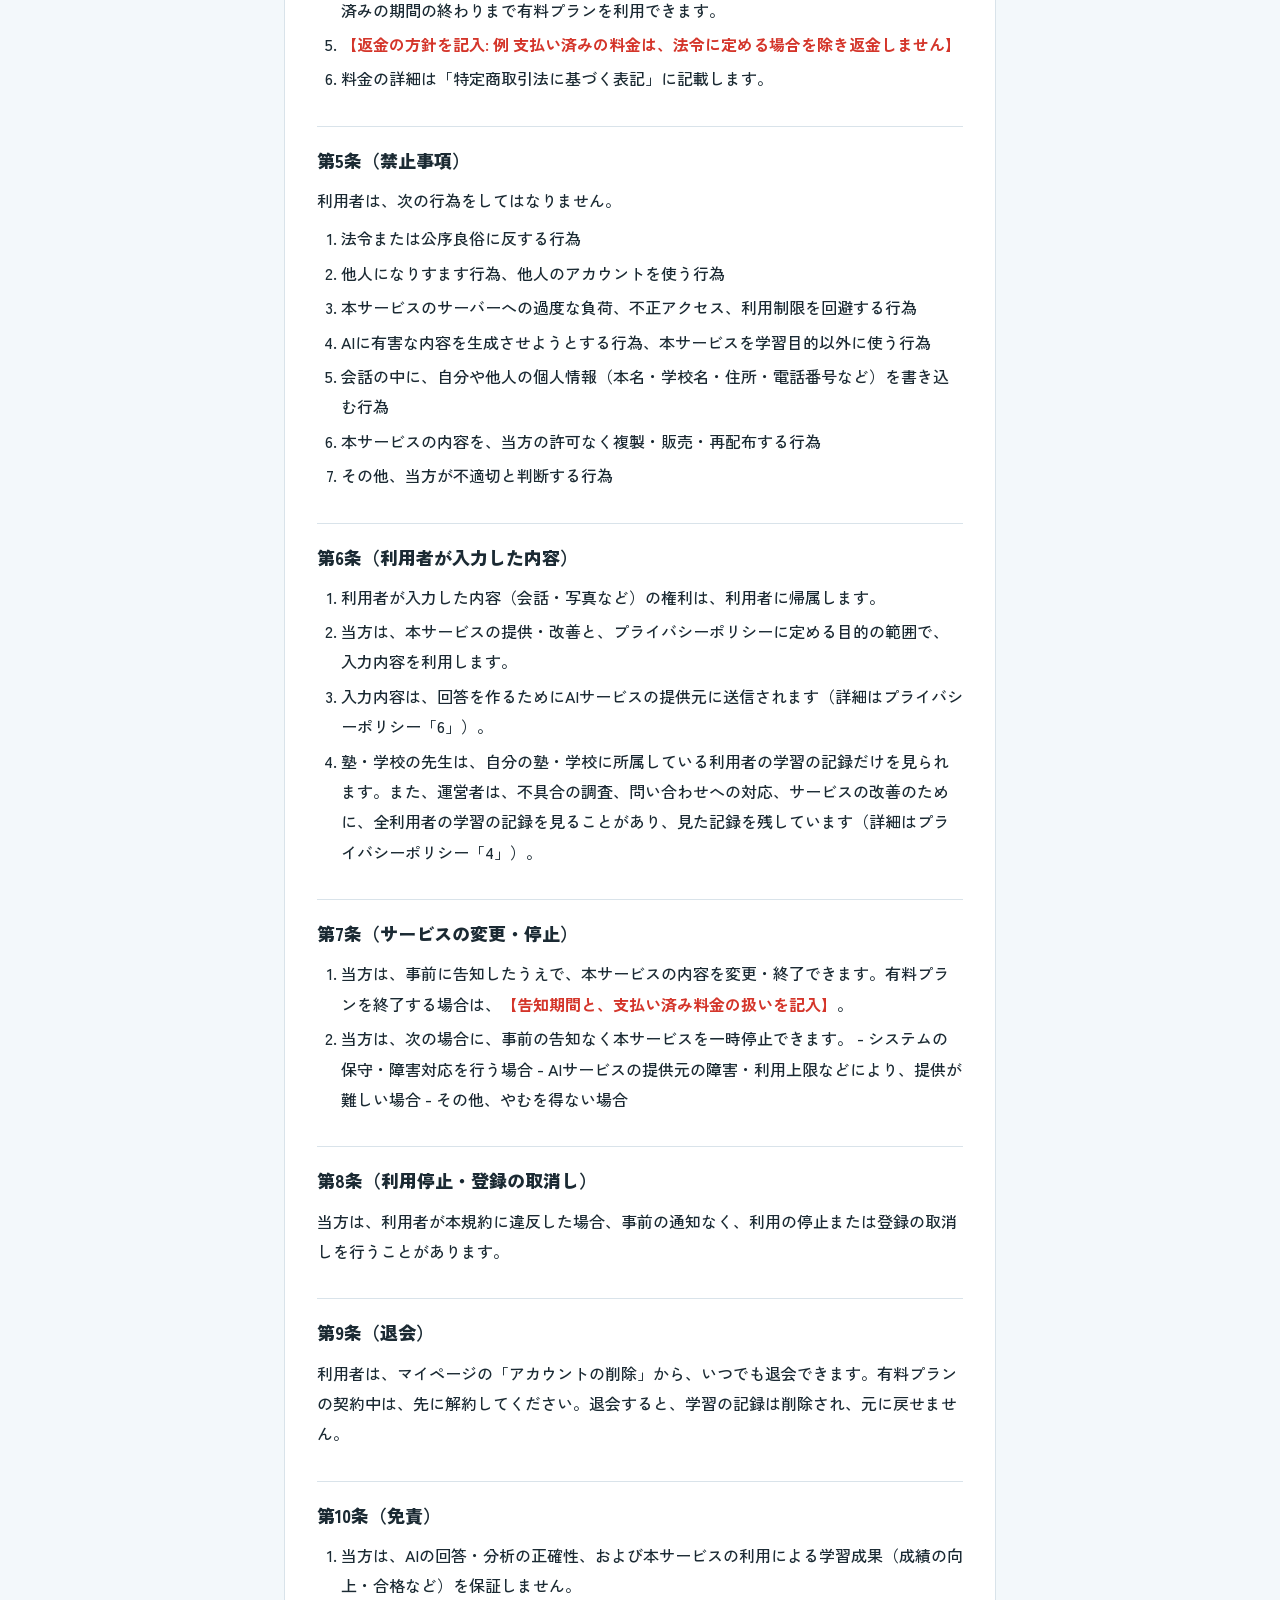
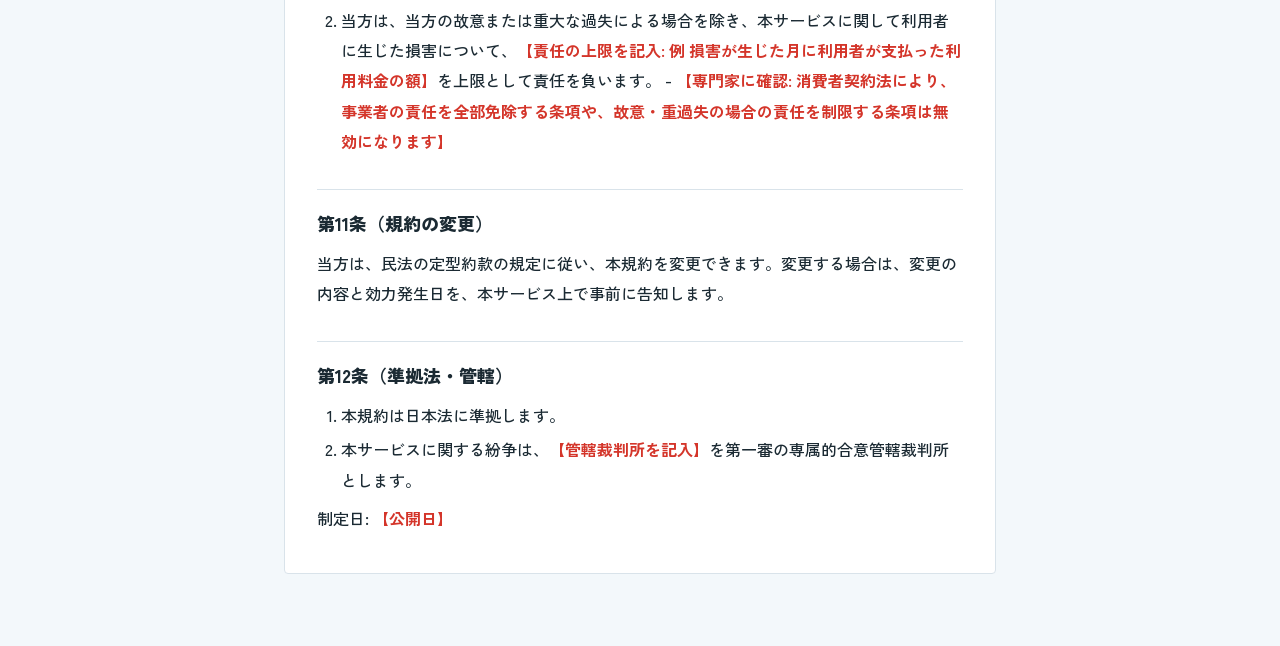
<file: terms.html>
<!DOCTYPE html>
<html lang="ja" translate="no">
<head>
  <meta charset="UTF-8">
  <meta name="google" content="notranslate">
  <meta name="viewport" content="width=device-width, initial-scale=1.0">
  <meta name="robots" content="noindex">
  <title>利用規約 - Feyn</title>
  <script>
    document.documentElement.setAttribute('data-theme',
      localStorage.getItem('feynTheme') ||
      (window.matchMedia('(prefers-color-scheme: dark)').matches ? 'dark' : 'light'));
  </script>
  <link rel="stylesheet" href="/theme.css">
  <link href="https://fonts.googleapis.com/css2?family=Zen+Kaku+Gothic+New:wght@500;700;900&display=swap" rel="stylesheet">
  <style>
    /* 文書のページ（特商法・利用規約・プライバシーポリシー）。ルールは docs/DESIGN.md、トークンは theme.css */
    * { margin: 0; padding: 0; box-sizing: border-box; }
    body { font-family: var(--sans); font-weight: 500; background: var(--paper-2); color: var(--ink); line-height: 1.8; }
    a { color: inherit; }
    .header { display: flex; align-items: center; gap: 12px; height: 56px; padding: 0 24px; background: var(--paper); border-bottom: 1px solid var(--rule); }
    .header-logo { display: flex; align-items: center; gap: 8px; text-decoration: none; color: var(--ink); }
    .logo-mark { width: 28px; height: 28px; border-radius: var(--r-md); background: var(--brand); display: grid; place-items: center; }
    .logo-mark svg { width: 18px; height: 18px; }
    .logo-text { font-size: 18px; font-weight: 900; }
    .header-title { flex: 1; font-size: 14px; font-weight: 700; color: var(--ink-soft); }
    .back-link { margin-left: auto; font-size: 14px; font-weight: 700; color: var(--ink-soft); text-decoration: none; }
    .back-link:hover { color: var(--ink); text-decoration: underline; }
    .container { max-width: 760px; margin: 0 auto; padding: 32px 24px 72px; }
    .page-title { font-size: 24px; font-weight: 900; padding-bottom: 8px; margin-bottom: 8px; border-bottom: 2px solid var(--ink); }
    .page-note { font-size: 14px; color: var(--ink-soft); margin-bottom: 24px; }
    /* 公開前の注意書き: 蛍光ペンのメモ */
    .todo-banner { margin-bottom: 24px; padding: 12px 16px; background: var(--hint-bg); border-left: 3px solid var(--meter); border-radius: 0 var(--r-sm) var(--r-sm) 0; font-size: 14px; line-height: 1.8; }
    .todo-banner p + p { margin-top: 4px; }
    .fill-in { color: var(--red); font-weight: 700; }
    table { width: 100%; border-collapse: collapse; background: var(--paper); border: 1px solid var(--rule); border-radius: var(--r-sm); overflow: hidden; }
    tr { border-bottom: 1px solid var(--rule); }
    tr:last-child { border-bottom: none; }
    th, td { text-align: left; vertical-align: top; padding: 12px 16px; font-size: 14px; line-height: 1.8; }
    th { width: 34%; background: var(--paper-2); color: var(--ink-soft); font-weight: 700; white-space: nowrap; }
    .doc { padding: 32px; background: var(--paper); border: 1px solid var(--rule); border-radius: var(--r-sm); font-size: 16px; line-height: 1.9; }
    .doc h1 { font-size: 24px; font-weight: 900; padding-bottom: 8px; margin-bottom: 16px; border-bottom: 2px solid var(--ink); }
    .doc h2 { font-size: 18px; font-weight: 900; margin: 32px 0 8px; padding-top: 16px; border-top: 1px solid var(--rule); }
    .doc p { margin: 8px 0; }
    .doc ul, .doc ol { margin: 8px 0 8px 24px; }
    .doc li { margin: 4px 0; }
    .doc hr { display: none; }
    .doc table { margin: 12px 0; display: block; overflow-x: auto; border-radius: var(--r-sm); }
    .doc th, .doc td { border: 1px solid var(--rule); padding: 8px 12px; font-size: 14px; }
    .doc code { font-size: 14px; background: var(--paper-2); padding: 0 4px; border-radius: var(--r-sm); }
    @media (max-width: 600px) {
      .header { padding: 0 12px; }
      .header-title, .logo-text { display: none; }
      .container { padding: 24px 12px 48px; }
      .doc { padding: 24px 16px; }
      th, td { display: block; width: 100%; padding: 8px 16px; }
      th { padding-bottom: 0; white-space: normal; }
      td { padding-top: 4px; padding-bottom: 16px; }
      .doc th, .doc td { display: table-cell; width: auto; }
    }
  </style>
</head>
<body>

  <header class="header">
    <a href="/landing" class="header-logo" aria-label="Feyn トップ"><span class="logo-mark"><svg viewBox="0 0 24 24" aria-hidden="true"><path d="M2 9.5 12 5l10 4.5L12 14z" fill="#FFFFFF"/><path d="M6.5 11.6V16c0 1.2 2.5 2.5 5.5 2.5s5.5-1.3 5.5-2.5v-4.4L12 14z" fill="#FFFFFF"/></svg></span><span class="logo-text">Feyn</span></a>
    <div class="header-title">利用規約</div>
    <a href="/landing" class="back-link">← トップへ戻る</a>
  </header>

  <main class="container">
    <div class="todo-banner" role="note">
      <p><strong>下書き・公開前に要確認。</strong>このページはまだ確定していません。<span class="fill-in">赤字の【 】</span>の所を埋め、専門家の確認を受けてから公開してください。</p>
      <p>2026-10-25 に、アプリの実際の機能に合わせて作成しました。法律の専門家の確認は受けていません。</p>
      <p>特に、未成年との契約（保護者の同意）、消費者契約法による免責の制限、自動更新の表示は、公開前に専門家に確認してください。</p>
      <p><span class="fill-in">【 】</span>の部分は、方針を決めて埋めてください。</p>
    </div>
    <article class="doc">
<h1>Feyn 利用規約</h1>
<hr />
<p>この利用規約（以下「本規約」）は、<span class="fill-in">【事業者名】</span>（以下「当方」）が提供する学習アプリ「Feyn（フェイン）」（以下「本サービス」）の利用条件を定めるものです。</p>
<h2>第1条（本サービスの内容）</h2>
<ol>
<li>本サービスは、利用者がAIのキャラクター「Feyn」に学習内容を説明することで理解を深める、ファインマン学習法に基づく学習支援サービスです。</li>
<li>本サービスの回答・分析（理解度、苦手の分析、疑似偏差値などを含みます）はAIが生成するものであり、<strong>誤りを含むことがあります</strong>。学習の参考として利用し、重要な判断は教科書・先生などで確認してください。</li>
<li>マイページに表示する「疑似偏差値」と大学レベルの目安は、模試などの統計に基づくものではなく、本サービス内の学習の進み具合をゲーム的に数値化したものです。</li>
</ol>
<h2>第2条（利用登録）</h2>
<ol>
<li>利用を希望する方は、本規約とプライバシーポリシーに同意したうえで登録してください。</li>
<li><strong>未成年の方は、保護者の同意を得たうえで登録・利用してください。</strong><span class="fill-in">【方針を決めて記入: 例 何歳未満は保護者の同意を確認する方法】</span></li>
<li>先生アカウントは、当方が塾・学校ごとに発行する先生コードをお持ちの方に限り登録できます。</li>
<li>塾・学校から参加コードを受け取った利用者は、登録時またはマイページで参加コードを入力すると、その塾・学校に所属します。所属はマイページからいつでもやめられます。</li>
</ol>
<h2>第3条（アカウントの管理）</h2>
<ol>
<li>利用者は、自分のメールアドレスとパスワードを適切に管理してください。</li>
<li>アカウントを第三者に譲渡・貸与することはできません。</li>
</ol>
<h2>第4条（料金・有料プラン）</h2>
<ol>
<li>無料プランでは、新しい会話を始める回数に制限があります（ライフ制）。</li>
<li>有料プラン「受験生プラン」は月額980円（税込）で、<span class="fill-in">【自動更新である旨と更新日】</span>に自動で更新されます。</li>
<li>支払いは決済サービス Stripe を通じて行います。<strong>未成年の方は、保護者の同意を得て、保護者の決済手段でお申し込みください。</strong></li>
<li>解約はマイページの「プランを管理する」からいつでも行えます。解約後も、支払い済みの期間の終わりまで有料プランを利用できます。</li>
<li><span class="fill-in">【返金の方針を記入: 例 支払い済みの料金は、法令に定める場合を除き返金しません】</span></li>
<li>料金の詳細は「特定商取引法に基づく表記」に記載します。</li>
</ol>
<h2>第5条（禁止事項）</h2>
<p>利用者は、次の行為をしてはなりません。</p>
<ol>
<li>法令または公序良俗に反する行為</li>
<li>他人になりすます行為、他人のアカウントを使う行為</li>
<li>本サービスのサーバーへの過度な負荷、不正アクセス、利用制限を回避する行為</li>
<li>AIに有害な内容を生成させようとする行為、本サービスを学習目的以外に使う行為</li>
<li>会話の中に、自分や他人の個人情報（本名・学校名・住所・電話番号など）を書き込む行為</li>
<li>本サービスの内容を、当方の許可なく複製・販売・再配布する行為</li>
<li>その他、当方が不適切と判断する行為</li>
</ol>
<h2>第6条（利用者が入力した内容）</h2>
<ol>
<li>利用者が入力した内容（会話・写真など）の権利は、利用者に帰属します。</li>
<li>当方は、本サービスの提供・改善と、プライバシーポリシーに定める目的の範囲で、入力内容を利用します。</li>
<li>入力内容は、回答を作るためにAIサービスの提供元に送信されます（詳細はプライバシーポリシー「6」）。</li>
<li>塾・学校の先生は、自分の塾・学校に所属している利用者の学習の記録だけを見られます。また、運営者は、不具合の調査、問い合わせへの対応、サービスの改善のために、全利用者の学習の記録を見ることがあり、見た記録を残しています（詳細はプライバシーポリシー「4」）。</li>
</ol>
<h2>第7条（サービスの変更・停止）</h2>
<ol>
<li>当方は、事前に告知したうえで、本サービスの内容を変更・終了できます。有料プランを終了する場合は、<span class="fill-in">【告知期間と、支払い済み料金の扱いを記入】</span>。</li>
<li>当方は、次の場合に、事前の告知なく本サービスを一時停止できます。
   - システムの保守・障害対応を行う場合
   - AIサービスの提供元の障害・利用上限などにより、提供が難しい場合
   - その他、やむを得ない場合</li>
</ol>
<h2>第8条（利用停止・登録の取消し）</h2>
<p>当方は、利用者が本規約に違反した場合、事前の通知なく、利用の停止または登録の取消しを行うことがあります。</p>
<h2>第9条（退会）</h2>
<p>利用者は、マイページの「アカウントの削除」から、いつでも退会できます。有料プランの契約中は、先に解約してください。退会すると、学習の記録は削除され、元に戻せません。</p>
<h2>第10条（免責）</h2>
<ol>
<li>当方は、AIの回答・分析の正確性、および本サービスの利用による学習成果（成績の向上・合格など）を保証しません。</li>
<li>当方は、当方の故意または重大な過失による場合を除き、本サービスに関して利用者に生じた損害について、<span class="fill-in">【責任の上限を記入: 例 損害が生じた月に利用者が支払った利用料金の額】</span>を上限として責任を負います。
   - <span class="fill-in">【専門家に確認: 消費者契約法により、事業者の責任を全部免除する条項や、故意・重過失の場合の責任を制限する条項は無効になります】</span></li>
</ol>
<h2>第11条（規約の変更）</h2>
<p>当方は、民法の定型約款の規定に従い、本規約を変更できます。変更する場合は、変更の内容と効力発生日を、本サービス上で事前に告知します。</p>
<h2>第12条（準拠法・管轄）</h2>
<ol>
<li>本規約は日本法に準拠します。</li>
<li>本サービスに関する紛争は、<span class="fill-in">【管轄裁判所を記入】</span>を第一審の専属的合意管轄裁判所とします。</li>
</ol>
<p>制定日: <span class="fill-in">【公開日】</span></p>
    </article>
  </main>

</body>
</html>
</file>
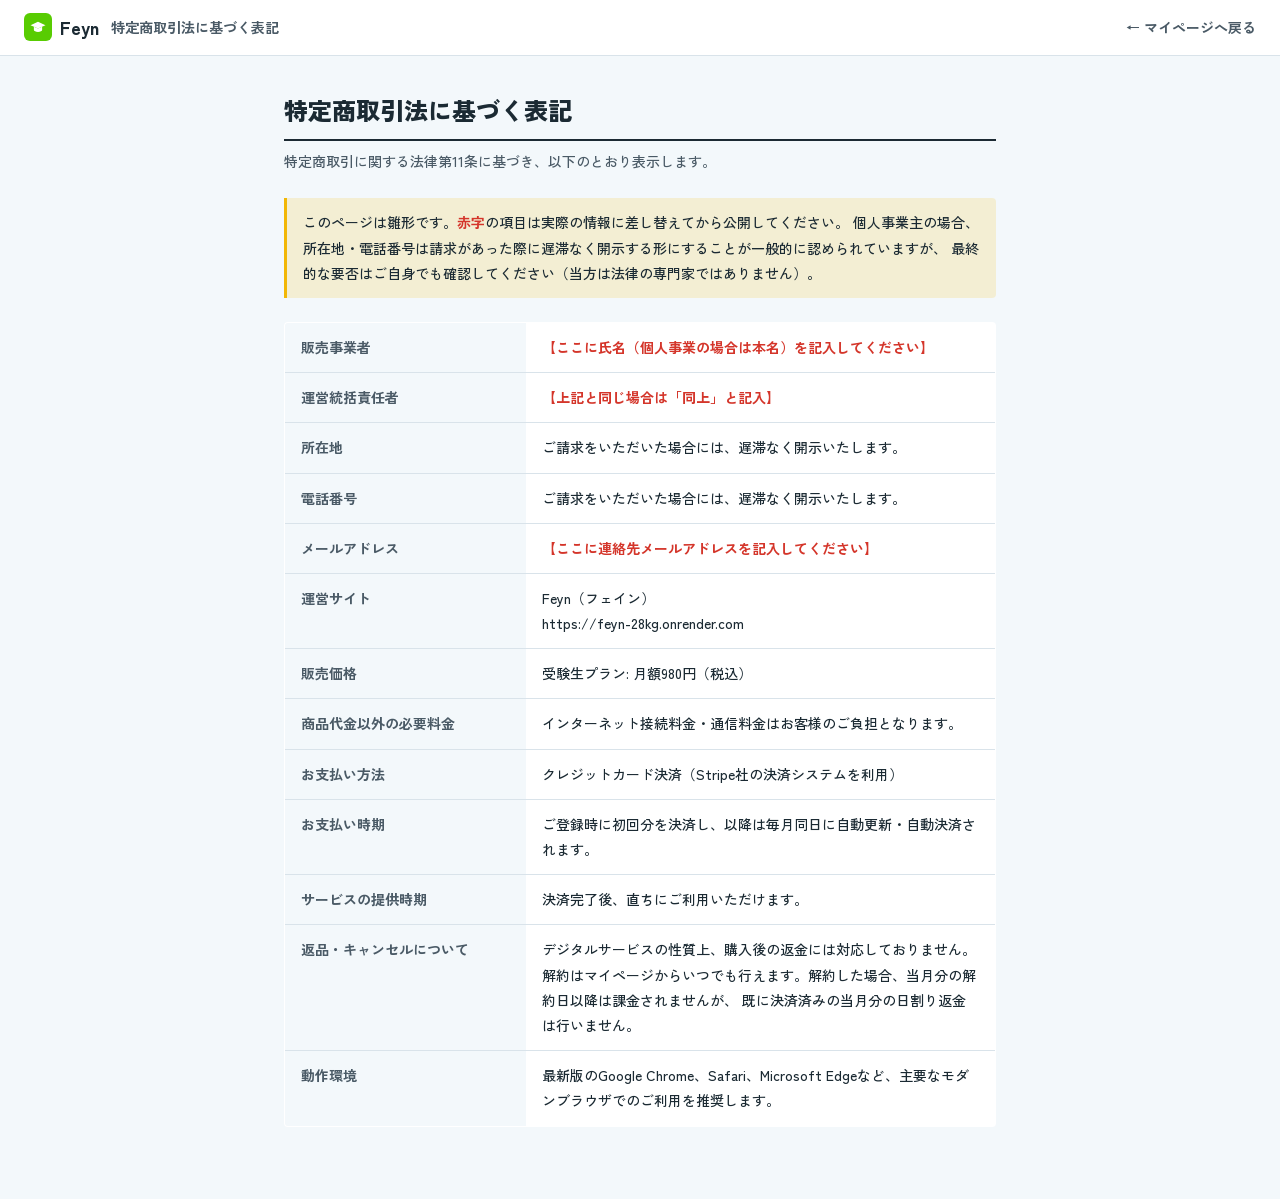
<file: tokushoho.html>
<!DOCTYPE html>
<html lang="ja" translate="no">
<head>
  <meta charset="UTF-8">
  <meta name="google" content="notranslate">
  <meta name="viewport" content="width=device-width, initial-scale=1.0">
  <title>特定商取引法に基づく表記 - Feyn</title>
  <script>
    document.documentElement.setAttribute('data-theme',
      localStorage.getItem('feynTheme') ||
      (window.matchMedia('(prefers-color-scheme: dark)').matches ? 'dark' : 'light'));
  </script>
  <link rel="stylesheet" href="/theme.css">
  <link href="https://fonts.googleapis.com/css2?family=Zen+Kaku+Gothic+New:wght@500;700;900&display=swap" rel="stylesheet">
  <style>
    /* 文書のページ（特商法・利用規約・プライバシーポリシー）。ルールは docs/DESIGN.md、トークンは theme.css */
    * { margin: 0; padding: 0; box-sizing: border-box; }
    body { font-family: var(--sans); font-weight: 500; background: var(--paper-2); color: var(--ink); line-height: 1.8; }
    a { color: inherit; }
    .header { display: flex; align-items: center; gap: 12px; height: 56px; padding: 0 24px; background: var(--paper); border-bottom: 1px solid var(--rule); }
    .header-logo { display: flex; align-items: center; gap: 8px; text-decoration: none; color: var(--ink); }
    .logo-mark { width: 28px; height: 28px; border-radius: var(--r-md); background: var(--brand); display: grid; place-items: center; }
    .logo-mark svg { width: 18px; height: 18px; }
    .logo-text { font-size: 18px; font-weight: 900; }
    .header-title { flex: 1; font-size: 14px; font-weight: 700; color: var(--ink-soft); }
    .back-link { margin-left: auto; font-size: 14px; font-weight: 700; color: var(--ink-soft); text-decoration: none; }
    .back-link:hover { color: var(--ink); text-decoration: underline; }
    .container { max-width: 760px; margin: 0 auto; padding: 32px 24px 72px; }
    .page-title { font-size: 24px; font-weight: 900; padding-bottom: 8px; margin-bottom: 8px; border-bottom: 2px solid var(--ink); }
    .page-note { font-size: 14px; color: var(--ink-soft); margin-bottom: 24px; }
    /* 公開前の注意書き: 蛍光ペンのメモ */
    .todo-banner { margin-bottom: 24px; padding: 12px 16px; background: var(--hint-bg); border-left: 3px solid var(--meter); border-radius: 0 var(--r-sm) var(--r-sm) 0; font-size: 14px; line-height: 1.8; }
    .todo-banner p + p { margin-top: 4px; }
    .fill-in { color: var(--red); font-weight: 700; }
    table { width: 100%; border-collapse: collapse; background: var(--paper); border: 1px solid var(--rule); border-radius: var(--r-sm); overflow: hidden; }
    tr { border-bottom: 1px solid var(--rule); }
    tr:last-child { border-bottom: none; }
    th, td { text-align: left; vertical-align: top; padding: 12px 16px; font-size: 14px; line-height: 1.8; }
    th { width: 34%; background: var(--paper-2); color: var(--ink-soft); font-weight: 700; white-space: nowrap; }
    .doc { padding: 32px; background: var(--paper); border: 1px solid var(--rule); border-radius: var(--r-sm); font-size: 16px; line-height: 1.9; }
    .doc h1 { font-size: 24px; font-weight: 900; padding-bottom: 8px; margin-bottom: 16px; border-bottom: 2px solid var(--ink); }
    .doc h2 { font-size: 18px; font-weight: 900; margin: 32px 0 8px; padding-top: 16px; border-top: 1px solid var(--rule); }
    .doc p { margin: 8px 0; }
    .doc ul, .doc ol { margin: 8px 0 8px 24px; }
    .doc li { margin: 4px 0; }
    .doc hr { display: none; }
    .doc table { margin: 12px 0; display: block; overflow-x: auto; border-radius: var(--r-sm); }
    .doc th, .doc td { border: 1px solid var(--rule); padding: 8px 12px; font-size: 14px; }
    .doc code { font-size: 14px; background: var(--paper-2); padding: 0 4px; border-radius: var(--r-sm); }
    @media (max-width: 600px) {
      .header { padding: 0 12px; }
      .header-title, .logo-text { display: none; }
      .container { padding: 24px 12px 48px; }
      .doc { padding: 24px 16px; }
      th, td { display: block; width: 100%; padding: 8px 16px; }
      th { padding-bottom: 0; white-space: normal; }
      td { padding-top: 4px; padding-bottom: 16px; }
      .doc th, .doc td { display: table-cell; width: auto; }
    }
  </style>
</head>
<body>

  <header class="header">
    <a href="/landing" class="header-logo" aria-label="Feyn トップ"><span class="logo-mark"><svg viewBox="0 0 24 24" aria-hidden="true"><path d="M2 9.5 12 5l10 4.5L12 14z" fill="#FFFFFF"/><path d="M6.5 11.6V16c0 1.2 2.5 2.5 5.5 2.5s5.5-1.3 5.5-2.5v-4.4L12 14z" fill="#FFFFFF"/></svg></span><span class="logo-text">Feyn</span></a>
    <div class="header-title">特定商取引法に基づく表記</div>
    <a href="/mypage" class="back-link">← マイページへ戻る</a>
  </header>

  <div class="container">
    <h1 class="page-title">特定商取引法に基づく表記</h1>
    <div class="page-note">
      特定商取引に関する法律第11条に基づき、以下のとおり表示します。
    </div>

    <div class="todo-banner">
      このページは雛形です。<span class="fill-in">赤字</span>の項目は実際の情報に差し替えてから公開してください。
      個人事業主の場合、所在地・電話番号は請求があった際に遅滞なく開示する形にすることが一般的に認められていますが、
      最終的な要否はご自身でも確認してください（当方は法律の専門家ではありません）。
    </div>

    <table>
      <tr>
        <th>販売事業者</th>
        <td class="fill-in">【ここに氏名（個人事業の場合は本名）を記入してください】</td>
      </tr>
      <tr>
        <th>運営統括責任者</th>
        <td class="fill-in">【上記と同じ場合は「同上」と記入】</td>
      </tr>
      <tr>
        <th>所在地</th>
        <td>ご請求をいただいた場合には、遅滞なく開示いたします。</td>
      </tr>
      <tr>
        <th>電話番号</th>
        <td>ご請求をいただいた場合には、遅滞なく開示いたします。</td>
      </tr>
      <tr>
        <th>メールアドレス</th>
        <td class="fill-in">【ここに連絡先メールアドレスを記入してください】</td>
      </tr>
      <tr>
        <th>運営サイト</th>
        <td>Feyn（フェイン）<br>https://feyn-28kg.onrender.com</td>
      </tr>
      <tr>
        <th>販売価格</th>
        <td>受験生プラン: 月額980円（税込）</td>
      </tr>
      <tr>
        <th>商品代金以外の必要料金</th>
        <td>インターネット接続料金・通信料金はお客様のご負担となります。</td>
      </tr>
      <tr>
        <th>お支払い方法</th>
        <td>クレジットカード決済（Stripe社の決済システムを利用）</td>
      </tr>
      <tr>
        <th>お支払い時期</th>
        <td>ご登録時に初回分を決済し、以降は毎月同日に自動更新・自動決済されます。</td>
      </tr>
      <tr>
        <th>サービスの提供時期</th>
        <td>決済完了後、直ちにご利用いただけます。</td>
      </tr>
      <tr>
        <th>返品・キャンセルについて</th>
        <td>
          デジタルサービスの性質上、購入後の返金には対応しておりません。<br>
          解約はマイページからいつでも行えます。解約した場合、当月分の解約日以降は課金されませんが、
          既に決済済みの当月分の日割り返金は行いません。
        </td>
      </tr>
      <tr>
        <th>動作環境</th>
        <td>最新版のGoogle Chrome、Safari、Microsoft Edgeなど、主要なモダンブラウザでのご利用を推奨します。</td>
      </tr>
    </table>
  </div>

</body>
</html>
</file>
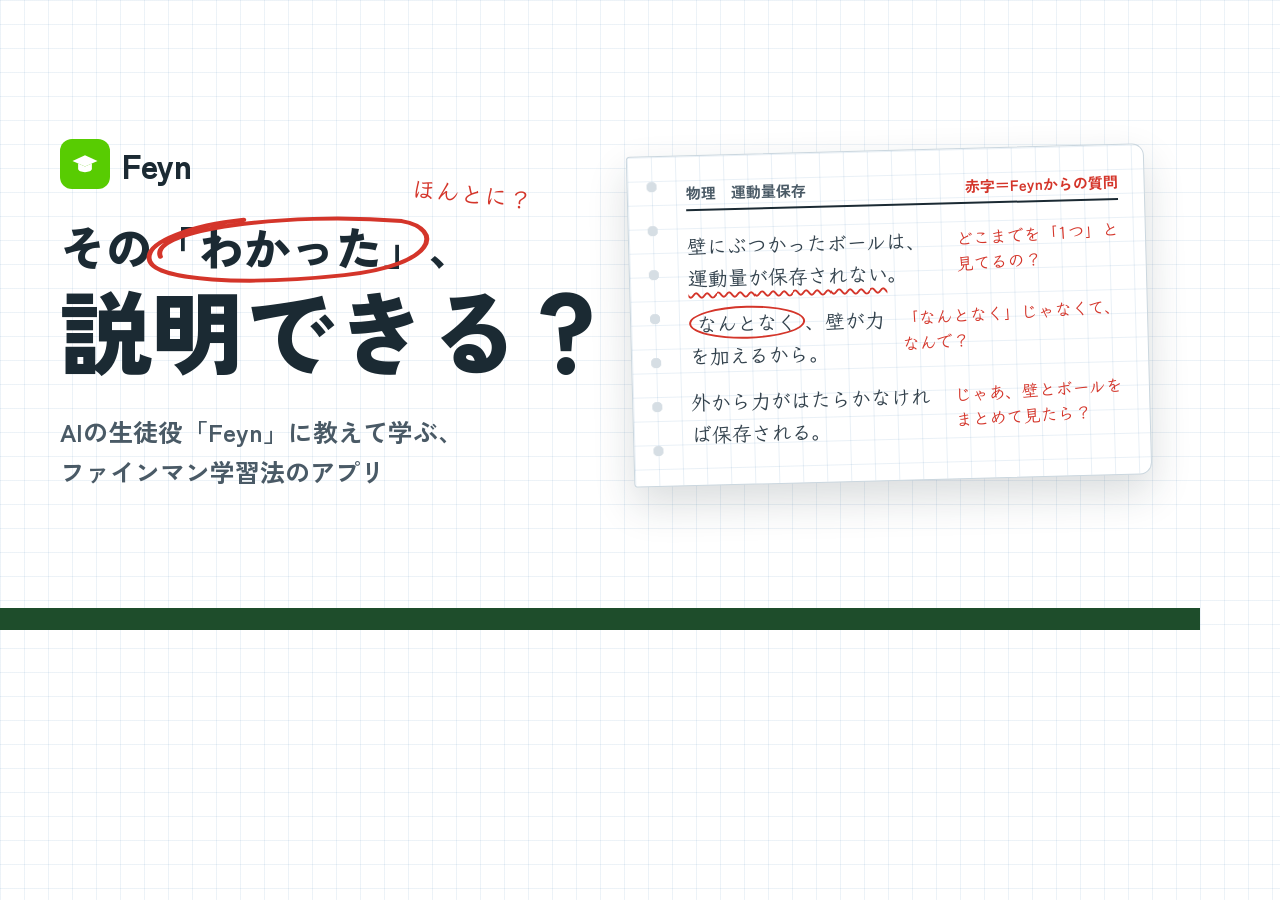
<file: scripts/ogp.html>
<!DOCTYPE html>
<!-- OGP画像（1200×630）の元。py scripts/lp_shots.py ogp で static/lp/ogp.png に書き出す。
     LPのファーストビュー（見出しとノート）を、SNSのカードの大きさに組み直したもの -->
<html lang="ja">
<head>
  <meta charset="UTF-8">
  <link href="https://fonts.googleapis.com/css2?family=Zen+Kaku+Gothic+New:wght@500;700;900&family=Klee+One:wght@600&display=swap" rel="stylesheet">
  <style>
    * { margin: 0; padding: 0; box-sizing: border-box; }
    html, body { width: 1200px; height: 630px; overflow: hidden; }
    body {
      font-family: "Zen Kaku Gothic New", sans-serif; color: #1B2A33; background-color: #FFFFFF;
      background-image: linear-gradient(rgba(40, 110, 170, 0.085) 1px, transparent 1px),
                        linear-gradient(90deg, rgba(40, 110, 170, 0.085) 1px, transparent 1px);
      background-size: 24px 24px;
      display: grid; grid-template-columns: 540px 1fr; align-items: center; gap: 30px; padding: 0 52px 0 60px;
      position: relative;
    }
    body::after { content: ""; position: absolute; left: 0; right: 0; bottom: 0; height: 22px; background: #1E4D2B; }
    .hand { font-family: "Klee One", sans-serif; font-weight: 600; }
    .logo { display: flex; align-items: center; gap: 12px; margin-bottom: 30px; }
    .logo-mark { width: 50px; height: 50px; border-radius: 12px; background: #58CC02; display: grid; place-items: center; }
    .logo-text { font-size: 34px; font-weight: 900; }
    .catch { font-weight: 900; line-height: 1.2; }
    .catch .s { display: block; font-size: 46px; }
    .catch .l { display: block; font-size: 92px; white-space: nowrap; }
    .mark { position: relative; display: inline-block; }
    .ring { position: absolute; left: -20px; top: -12px; width: calc(100% + 34px); height: calc(100% + 24px); overflow: visible; transform: rotate(-2deg); }
    .ring path { fill: none; stroke: #D4352A; stroke-width: 3.5; stroke-linecap: round; }
    .note { position: absolute; top: -40px; right: -104px; color: #D4352A; font-size: 24px; transform: rotate(6deg); white-space: nowrap; }
    .sub { margin-top: 26px; font-size: 25px; font-weight: 700; color: #4A5A66; line-height: 1.6; }
    .notebook {
      position: relative; background-color: #FFFFFF; border: 1px solid #CBD7DF; border-radius: 4px 12px 12px 4px;
      padding: 26px 26px 28px 58px; box-shadow: 0 18px 40px rgba(27, 42, 51, 0.16); transform: rotate(-1.5deg);
      background-image: linear-gradient(rgba(40, 110, 170, 0.1) 1px, transparent 1px),
                        linear-gradient(90deg, rgba(40, 110, 170, 0.1) 1px, transparent 1px);
      background-size: 24px 24px;
    }
    .notebook::before { content: ""; position: absolute; left: 18px; top: 24px; bottom: 24px; width: 12px;
      background: radial-gradient(circle at 6px 6px, #D6DEE4 5px, transparent 5.5px) 0 0 / 12px 44px repeat-y; }
    .nb-head { display: flex; justify-content: space-between; font-size: 15px; font-weight: 700; color: #4A5A66; border-bottom: 2px solid #1B2A33; padding-bottom: 6px; margin-bottom: 12px; }
    .nb-head .red { color: #D4352A; }
    .line { display: grid; grid-template-columns: minmax(0, 1fr) auto; gap: 14px; padding: 7px 0; }
    .t { font-family: "Klee One", sans-serif; font-weight: 600; font-size: 20px; color: #33424D; line-height: 1.6; }
    .q { font-family: "Klee One", sans-serif; font-weight: 600; font-size: 17px; color: #D4352A; line-height: 1.45; transform: rotate(-2deg); white-space: nowrap; }
    .wavy { text-decoration: underline wavy #D4352A; text-decoration-thickness: 2px; text-underline-offset: 6px; }
    .circ { border: 2px solid #D4352A; border-radius: 50%; padding: 0 6px; }
  </style>
</head>
<body>
  <div>
    <div class="logo">
      <span class="logo-mark"><svg width="30" height="30" viewBox="0 0 24 24"><path d="M2 9.5 12 5l10 4.5L12 14z" fill="#FFFFFF"/><path d="M6.5 11.6V16c0 1.2 2.5 2.5 5.5 2.5s5.5-1.3 5.5-2.5v-4.4L12 14z" fill="#FFFFFF"/></svg></span>
      <span class="logo-text">Feyn</span>
    </div>
    <h1 class="catch">
      <span class="s">その<span class="mark">「わかった」<svg class="ring" viewBox="0 0 220 70" preserveAspectRatio="none"><path d="M20 40 C 12 16, 110 4, 192 16 C 222 24, 216 56, 150 62 C 82 68, 14 62, 12 42 C 10 26, 44 13, 80 10"/></svg><span class="note hand">ほんとに？</span></span>、</span>
      <span class="l">説明できる？</span>
    </h1>
    <p class="sub">AIの生徒役「Feyn」に教えて学ぶ、<br>ファインマン学習法のアプリ</p>
  </div>
  <div class="notebook">
    <div class="nb-head"><span>物理　運動量保存</span><span class="red">赤字＝Feynからの質問</span></div>
    <div class="line"><span class="t">壁にぶつかったボールは、<span class="wavy">運動量が保存されない</span>。</span><span class="q">どこまでを「1つ」と<br>見てるの？</span></div>
    <div class="line"><span class="t"><span class="circ">なんとなく</span>、壁が力を加えるから。</span><span class="q">「なんとなく」じゃなくて、<br>なんで？</span></div>
    <div class="line"><span class="t">外から力がはたらかなければ保存される。</span><span class="q">じゃあ、壁とボールを<br>まとめて見たら？</span></div>
  </div>
</body>
</html>
</file>
<file: theme.css>
/* =========================================================
   Feyn の共通のデザインのトークン（全部の画面で読み込む）
   ルールは docs/DESIGN.md。色・角の丸み・影は、ここで決めたものだけを使う
   ========================================================= */

/* ===== トークン ===== */
:root {
  --paper:      #FFFFFF;
  --paper-2:    #F3F8FB;
  --grid-line:  rgba(40, 110, 170, 0.085);
  --rule:       #D9E3EA;
  --ink:        #1B2A33;
  --ink-soft:   #4A5A66;
  --pencil:     #33424D;
  --red:        #D4352A;
  --red-dark:   #A8261E;
  --on-red:     #FFFFFF;
  --board:      #1E4D2B;
  --board-ink:  #F4F7F2;
  --brand:      #58CC02;
  --on-brand:   #10240A;
  --meter:      #F2B705;
  --note-paper: #FFFEFA;                    /* 会話の地: 罫線ノートの紙（少し生成り） */
  --note-rule:  rgba(40, 110, 170, 0.13);   /* ノートの罫線 */
  --margin-line: rgba(212, 53, 42, 0.35);   /* ノートの左の赤い余白線 */
  --feyn-bubble: #FFFFFF;
  --me-bubble:  #FFFFFF;
  --shadow-note: 0 2px 10px rgba(27, 42, 51, 0.07);   /* ノートに貼ったメモ（吹き出し） */
  --hint-bg:    rgba(242, 183, 5, 0.16);
  --hint-line:  rgba(196, 146, 0, 0.45);
  --answer-bg:  rgba(30, 77, 43, 0.08);
  --answer-line: rgba(30, 77, 43, 0.28);
  --scrim:      rgba(27, 42, 51, 0.45);

  --sans: "Zen Kaku Gothic New", "Hiragino Sans", "Yu Gothic", sans-serif;
  --hand: "Klee One", "Zen Kaku Gothic New", sans-serif;

  --r-sm: 4px;      /* カード・入力欄 */
  --r-md: 6px;      /* ボタン */
  --r-lg: 12px;     /* 吹き出し */
  --r-pill: 999px;  /* 小さなタグ・バー */

  --shadow-paper: 0 12px 30px rgba(27, 42, 51, 0.10);
  --shadow-lift:  0 18px 40px rgba(27, 42, 51, 0.16);
  --shadow-press: 0 4px 0 var(--red-dark);

}

/* ダークモード: 夜の黒板（LPと同じ） */
[data-theme="dark"] {
  --paper:      #131A16;
  --paper-2:    #18211B;
  --grid-line:  rgba(200, 230, 210, 0.06);
  --rule:       #2D3A31;
  --ink:        #ECF1EC;
  --ink-soft:   #B8C4BA;
  --pencil:     #D5DED6;
  --red:        #FF6B5E;
  --red-dark:   #FF8C82;
  --on-red:     #1A0D0B;
  --board:      #0E2416;
  --note-paper: #131A16;
  --note-rule:  rgba(200, 230, 210, 0.08);
  --margin-line: rgba(255, 107, 94, 0.40);
  --feyn-bubble: #1B241E;
  --me-bubble:  #1B241E;
  --shadow-note: 0 2px 10px rgba(0, 0, 0, 0.30);
  --hint-bg:    rgba(242, 183, 5, 0.14);
  --hint-line:  rgba(242, 183, 5, 0.40);
  --answer-bg:  rgba(120, 200, 140, 0.10);
  --answer-line: rgba(120, 200, 140, 0.30);
  --scrim:      rgba(0, 0, 0, 0.6);
  --shadow-paper: 0 12px 30px rgba(0, 0, 0, 0.35);
  --shadow-lift:  0 18px 40px rgba(0, 0, 0, 0.5);
}

/* ===== 古いページの変数名 → トークン =====
   マイページ・先生の画面などで使っていた名前を、トークンにつなぐ（ページを直したら使わなくなる） */
:root {
  --bg:          var(--paper-2);
  --card:        var(--paper);
  --border:      var(--rule);
  --card-border: var(--rule);
  --text:        var(--ink);
  --subtext:     var(--ink-soft);
  --input-bg:    var(--paper);
  --bubble:      var(--paper-2);
}

/* ===== ベース ===== */
:focus-visible { outline: 3px solid var(--red); outline-offset: 3px; border-radius: var(--r-sm); }
</file>
